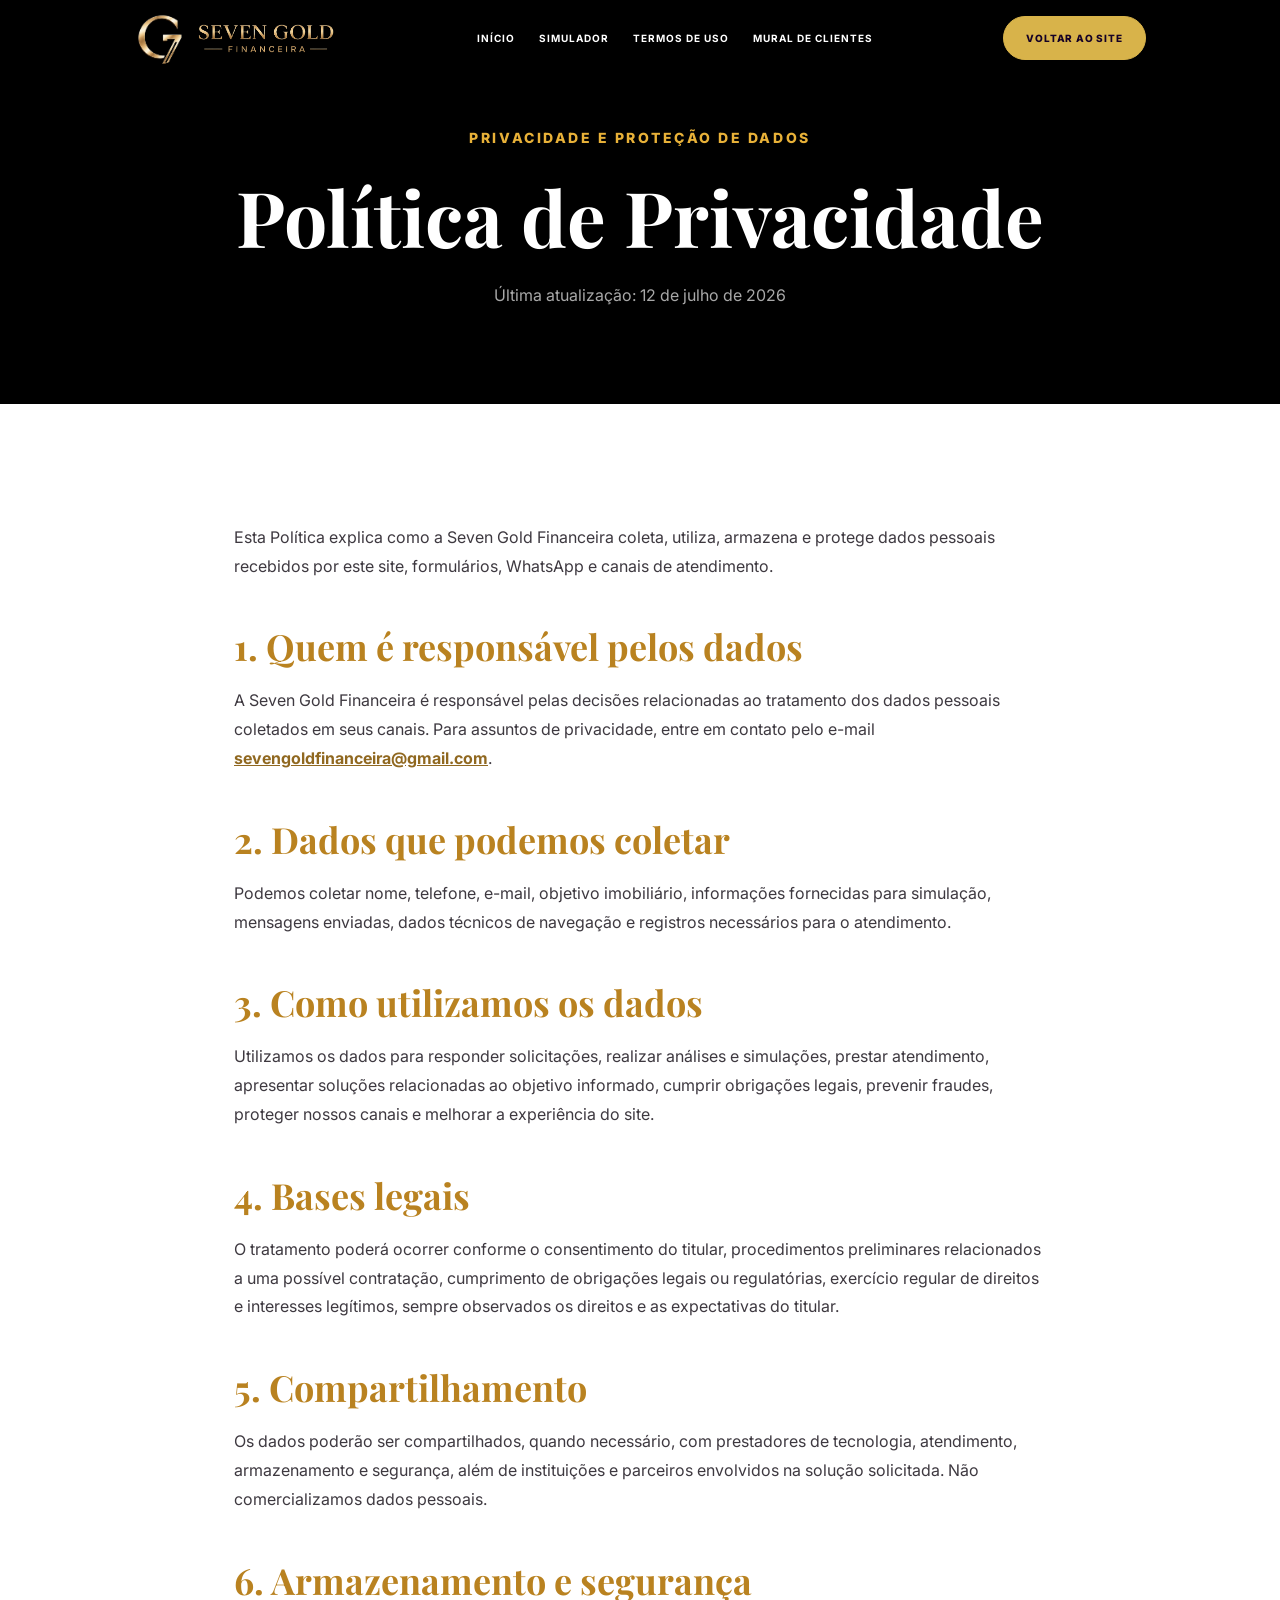
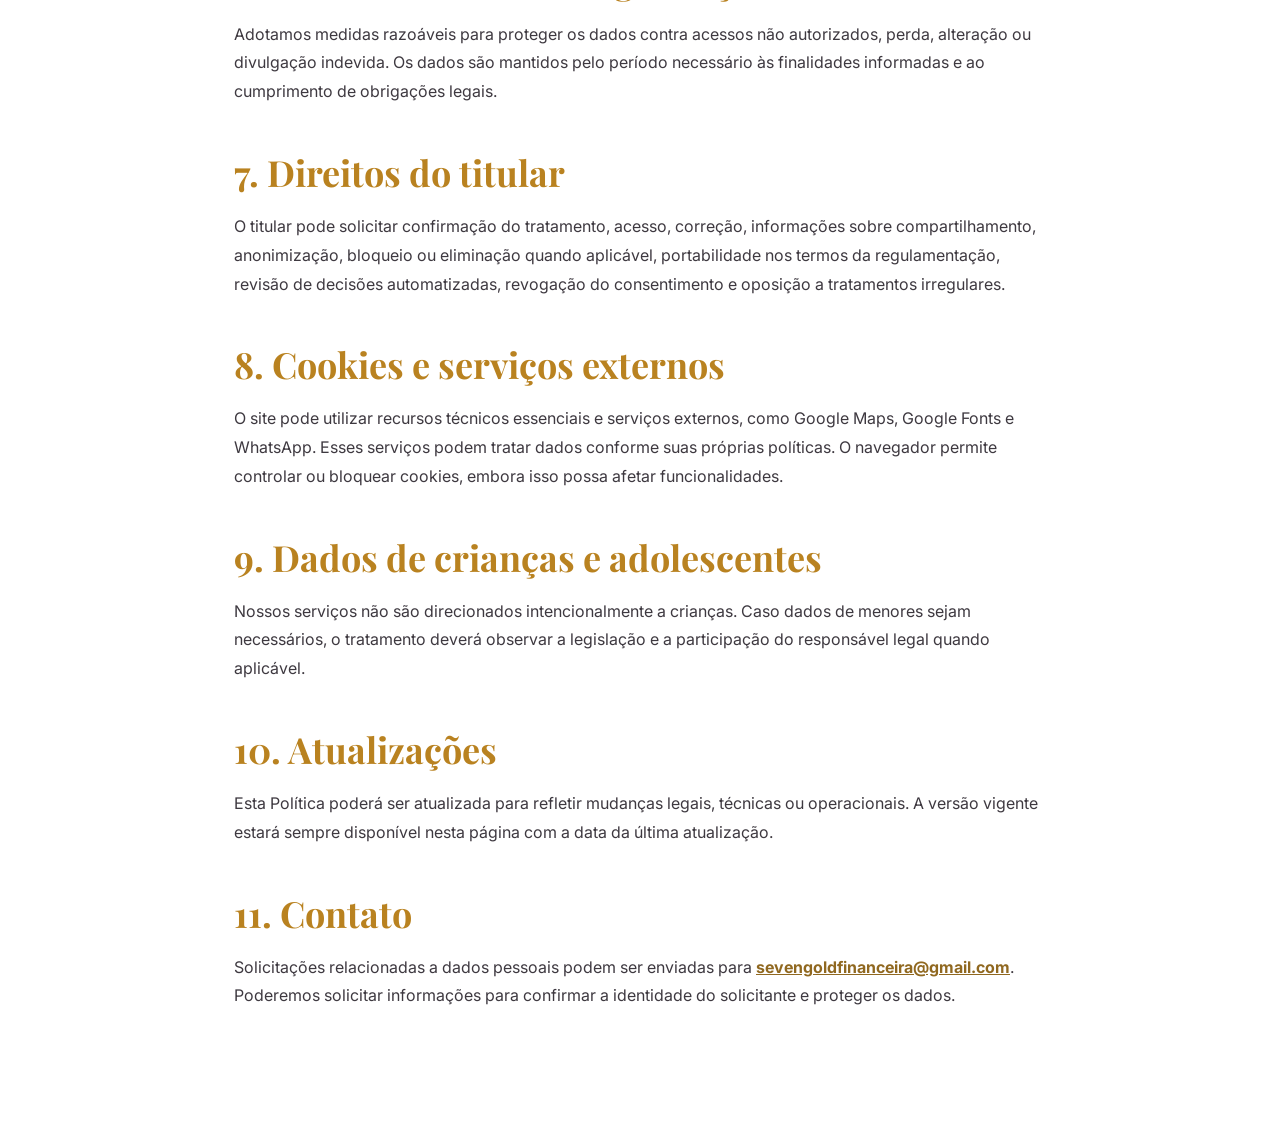
<file: politica-de-privacidade.html>
<!doctype html>
<html lang="pt-BR">
<head>
  <meta charset="utf-8" />
  <meta name="viewport" content="width=device-width, initial-scale=1" />
  <title>Política de Privacidade | Seven Gold Financeira</title>
  <meta name="description" content="Política de Privacidade da Seven Gold Financeira." />
  <link rel="preconnect" href="https://fonts.googleapis.com" />
  <link rel="preconnect" href="https://fonts.gstatic.com" crossorigin />
  <link href="https://fonts.googleapis.com/css2?family=Inter:wght@400;500;600;700;800&family=Playfair+Display:wght@600;700&display=swap" rel="stylesheet" />
  <link rel="stylesheet" href="styles.css?v=20260912-2" />
  <link rel="icon" type="image/png" sizes="96x96" href="/favicon-96x96.png" />
  <link rel="shortcut icon" href="/favicon.ico" />
  <link rel="apple-touch-icon" sizes="180x180" href="/apple-touch-icon.png" />
</head>
<body class="inner-page">
  <header class="site-header">
<a class="brand" href="index.html" aria-label="Seven Gold Financeira"><span class="brand-symbol" role="img" aria-label="Símbolo G7"></span><span class="brand-name" aria-hidden="true"></span></a>
    <nav class="main-nav" aria-label="Menu principal"><a href="index.html">Início</a><a href="simulador.html">Simulador</a><a href="termos-de-uso.html">Termos de Uso</a><a href="clientes.html">Mural de Clientes</a></nav>
    <a class="button gold" href="index.html">Voltar ao site</a>
  </header>
  <main class="legal-page">
    <header class="legal-hero"><span>Privacidade e proteção de dados</span><h1>Política de Privacidade</h1><p>Última atualização: 12 de julho de 2026</p></header>
    <article class="legal-content">
      <p>Esta Política explica como a Seven Gold Financeira coleta, utiliza, armazena e protege dados pessoais recebidos por este site, formulários, WhatsApp e canais de atendimento.</p>
      <h2>1. Quem é responsável pelos dados</h2><p>A Seven Gold Financeira é responsável pelas decisões relacionadas ao tratamento dos dados pessoais coletados em seus canais. Para assuntos de privacidade, entre em contato pelo e-mail <a href="mailto:sevengoldfinanceira@gmail.com">sevengoldfinanceira@gmail.com</a>.</p>
      <h2>2. Dados que podemos coletar</h2><p>Podemos coletar nome, telefone, e-mail, objetivo imobiliário, informações fornecidas para simulação, mensagens enviadas, dados técnicos de navegação e registros necessários para o atendimento.</p>
      <h2>3. Como utilizamos os dados</h2><p>Utilizamos os dados para responder solicitações, realizar análises e simulações, prestar atendimento, apresentar soluções relacionadas ao objetivo informado, cumprir obrigações legais, prevenir fraudes, proteger nossos canais e melhorar a experiência do site.</p>
      <h2>4. Bases legais</h2><p>O tratamento poderá ocorrer conforme o consentimento do titular, procedimentos preliminares relacionados a uma possível contratação, cumprimento de obrigações legais ou regulatórias, exercício regular de direitos e interesses legítimos, sempre observados os direitos e as expectativas do titular.</p>
      <h2>5. Compartilhamento</h2><p>Os dados poderão ser compartilhados, quando necessário, com prestadores de tecnologia, atendimento, armazenamento e segurança, além de instituições e parceiros envolvidos na solução solicitada. Não comercializamos dados pessoais.</p>
      <h2>6. Armazenamento e segurança</h2><p>Adotamos medidas razoáveis para proteger os dados contra acessos não autorizados, perda, alteração ou divulgação indevida. Os dados são mantidos pelo período necessário às finalidades informadas e ao cumprimento de obrigações legais.</p>
      <h2>7. Direitos do titular</h2><p>O titular pode solicitar confirmação do tratamento, acesso, correção, informações sobre compartilhamento, anonimização, bloqueio ou eliminação quando aplicável, portabilidade nos termos da regulamentação, revisão de decisões automatizadas, revogação do consentimento e oposição a tratamentos irregulares.</p>
      <h2>8. Cookies e serviços externos</h2><p>O site pode utilizar recursos técnicos essenciais e serviços externos, como Google Maps, Google Fonts e WhatsApp. Esses serviços podem tratar dados conforme suas próprias políticas. O navegador permite controlar ou bloquear cookies, embora isso possa afetar funcionalidades.</p>
      <h2>9. Dados de crianças e adolescentes</h2><p>Nossos serviços não são direcionados intencionalmente a crianças. Caso dados de menores sejam necessários, o tratamento deverá observar a legislação e a participação do responsável legal quando aplicável.</p>
      <h2>10. Atualizações</h2><p>Esta Política poderá ser atualizada para refletir mudanças legais, técnicas ou operacionais. A versão vigente estará sempre disponível nesta página com a data da última atualização.</p>
      <h2>11. Contato</h2><p>Solicitações relacionadas a dados pessoais podem ser enviadas para <a href="mailto:sevengoldfinanceira@gmail.com">sevengoldfinanceira@gmail.com</a>. Poderemos solicitar informações para confirmar a identidade do solicitante e proteger os dados.</p>
    </article>
  </main>
  <script src="script.js?v=20260715-26"></script>
</body>
</html>
</file>
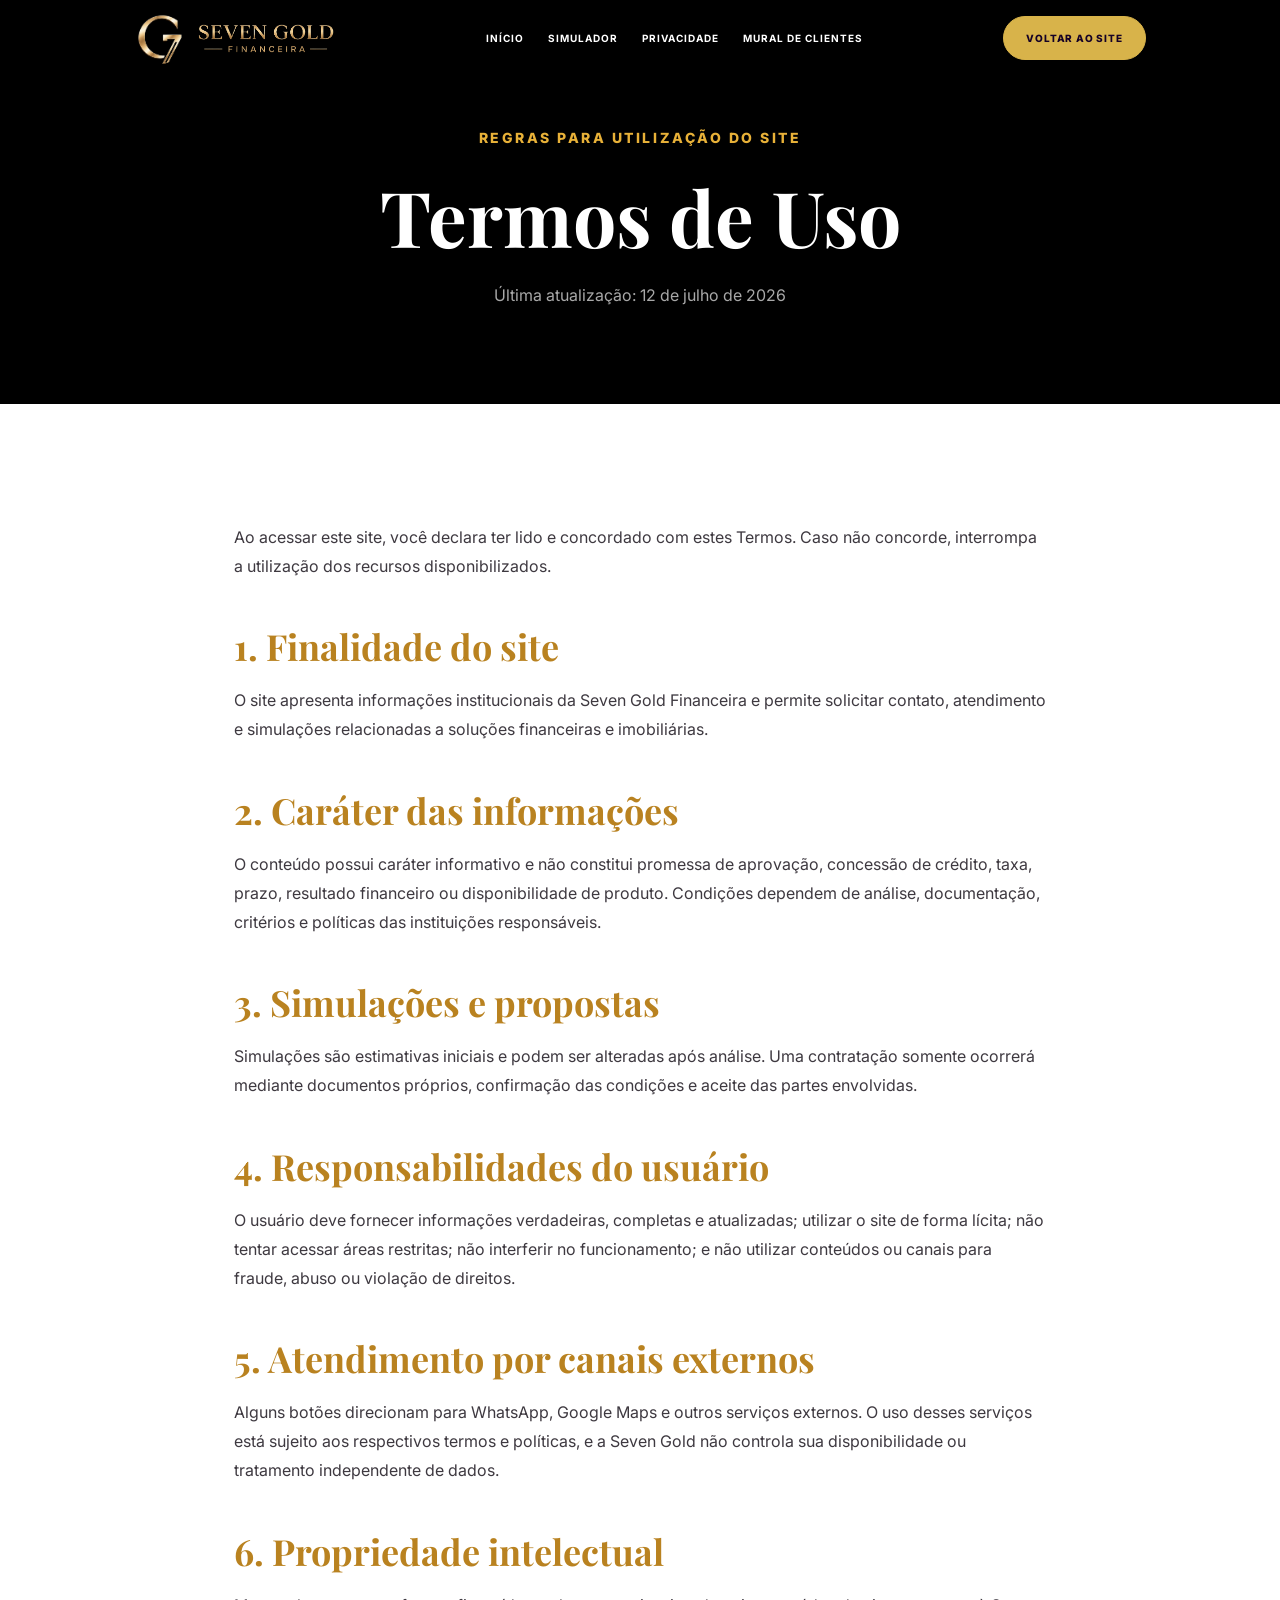
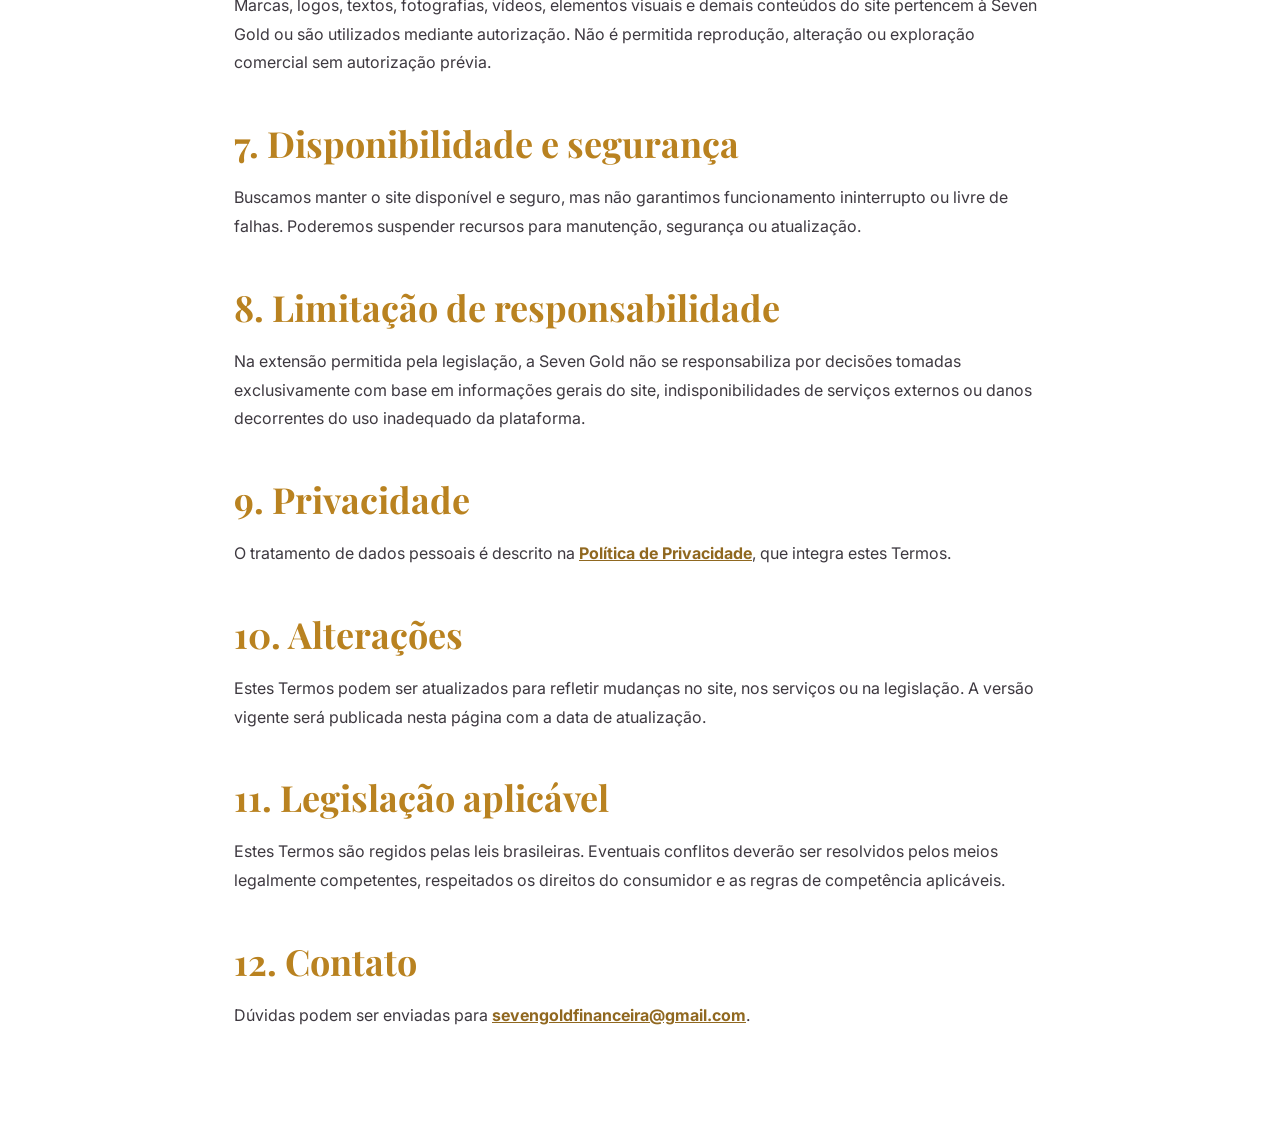
<file: termos-de-uso.html>
<!doctype html>
<html lang="pt-BR">
<head>
  <meta charset="utf-8" />
  <meta name="viewport" content="width=device-width, initial-scale=1" />
  <title>Termos de Uso | Seven Gold Financeira</title>
  <meta name="description" content="Termos de Uso do site da Seven Gold Financeira." />
  <link rel="preconnect" href="https://fonts.googleapis.com" />
  <link rel="preconnect" href="https://fonts.gstatic.com" crossorigin />
  <link href="https://fonts.googleapis.com/css2?family=Inter:wght@400;500;600;700;800&family=Playfair+Display:wght@600;700&display=swap" rel="stylesheet" />
  <link rel="stylesheet" href="styles.css?v=20260912-2" />
  <link rel="icon" type="image/png" sizes="96x96" href="/favicon-96x96.png" />
  <link rel="shortcut icon" href="/favicon.ico" />
  <link rel="apple-touch-icon" sizes="180x180" href="/apple-touch-icon.png" />
</head>
<body class="inner-page">
  <header class="site-header">
<a class="brand" href="index.html" aria-label="Seven Gold Financeira"><span class="brand-symbol" role="img" aria-label="Símbolo G7"></span><span class="brand-name" aria-hidden="true"></span></a>
    <nav class="main-nav" aria-label="Menu principal"><a href="index.html">Início</a><a href="simulador.html">Simulador</a><a href="politica-de-privacidade.html">Privacidade</a><a href="clientes.html">Mural de Clientes</a></nav>
    <a class="button gold" href="index.html">Voltar ao site</a>
  </header>
  <main class="legal-page">
    <header class="legal-hero"><span>Regras para utilização do site</span><h1>Termos de Uso</h1><p>Última atualização: 12 de julho de 2026</p></header>
    <article class="legal-content">
      <p>Ao acessar este site, você declara ter lido e concordado com estes Termos. Caso não concorde, interrompa a utilização dos recursos disponibilizados.</p>
      <h2>1. Finalidade do site</h2><p>O site apresenta informações institucionais da Seven Gold Financeira e permite solicitar contato, atendimento e simulações relacionadas a soluções financeiras e imobiliárias.</p>
      <h2>2. Caráter das informações</h2><p>O conteúdo possui caráter informativo e não constitui promessa de aprovação, concessão de crédito, taxa, prazo, resultado financeiro ou disponibilidade de produto. Condições dependem de análise, documentação, critérios e políticas das instituições responsáveis.</p>
      <h2>3. Simulações e propostas</h2><p>Simulações são estimativas iniciais e podem ser alteradas após análise. Uma contratação somente ocorrerá mediante documentos próprios, confirmação das condições e aceite das partes envolvidas.</p>
      <h2>4. Responsabilidades do usuário</h2><p>O usuário deve fornecer informações verdadeiras, completas e atualizadas; utilizar o site de forma lícita; não tentar acessar áreas restritas; não interferir no funcionamento; e não utilizar conteúdos ou canais para fraude, abuso ou violação de direitos.</p>
      <h2>5. Atendimento por canais externos</h2><p>Alguns botões direcionam para WhatsApp, Google Maps e outros serviços externos. O uso desses serviços está sujeito aos respectivos termos e políticas, e a Seven Gold não controla sua disponibilidade ou tratamento independente de dados.</p>
      <h2>6. Propriedade intelectual</h2><p>Marcas, logos, textos, fotografias, vídeos, elementos visuais e demais conteúdos do site pertencem à Seven Gold ou são utilizados mediante autorização. Não é permitida reprodução, alteração ou exploração comercial sem autorização prévia.</p>
      <h2>7. Disponibilidade e segurança</h2><p>Buscamos manter o site disponível e seguro, mas não garantimos funcionamento ininterrupto ou livre de falhas. Poderemos suspender recursos para manutenção, segurança ou atualização.</p>
      <h2>8. Limitação de responsabilidade</h2><p>Na extensão permitida pela legislação, a Seven Gold não se responsabiliza por decisões tomadas exclusivamente com base em informações gerais do site, indisponibilidades de serviços externos ou danos decorrentes do uso inadequado da plataforma.</p>
      <h2>9. Privacidade</h2><p>O tratamento de dados pessoais é descrito na <a href="politica-de-privacidade.html">Política de Privacidade</a>, que integra estes Termos.</p>
      <h2>10. Alterações</h2><p>Estes Termos podem ser atualizados para refletir mudanças no site, nos serviços ou na legislação. A versão vigente será publicada nesta página com a data de atualização.</p>
      <h2>11. Legislação aplicável</h2><p>Estes Termos são regidos pelas leis brasileiras. Eventuais conflitos deverão ser resolvidos pelos meios legalmente competentes, respeitados os direitos do consumidor e as regras de competência aplicáveis.</p>
      <h2>12. Contato</h2><p>Dúvidas podem ser enviadas para <a href="mailto:sevengoldfinanceira@gmail.com">sevengoldfinanceira@gmail.com</a>.</p>
    </article>
  </main>
  <script src="script.js?v=20260715-26"></script>
</body>
</html>
</file>
<file: styles.css>
:root {
  --purple: #170821;
  --purple2: #25102f;
  --gold: #c99a55;
  --gold2: #edcc93;
  --cream: #f5f2ec;
  --ink: #18151b;
  --muted: #716b74;
  --line: rgba(201, 154, 85, 0.28);
  --display: "Playfair Display", Georgia, serif;
}
* {
  box-sizing: border-box;
}
html {
  scroll-behavior: smooth;
}
body {
  margin: 0;
  background: var(--cream);
  color: var(--ink);
  font-family: Inter, system-ui, sans-serif;
}
a {
  text-decoration: none;
  color: inherit;
}
.site-header {
  position: sticky;
  top: 0;
  z-index: 20;
  display: grid;
  grid-template-columns: 140px 1fr auto;
  align-items: center;
  gap: 32px;
  min-height: 84px;
  padding: 10px clamp(22px, 6vw, 105px);
  background: rgba(12, 8, 14, 0.96);
  color: #fff;
  border-bottom: 1px solid rgba(255, 255, 255, 0.1);
  backdrop-filter: blur(16px);
}
.brand img {
  display: block;
  width: 72px;
  height: 64px;
  object-fit: contain;
}
.main-nav {
  display: flex;
  justify-content: center;
  gap: 28px;
  font-size: 11px;
  font-weight: 700;
  letter-spacing: 0.1em;
  text-transform: uppercase;
}
.main-nav a {
  opacity: 0.72;
}
.main-nav a:hover {
  color: var(--gold2);
  opacity: 1;
}
.nav-toggle {
  display: none;
}
.button {
  display: inline-flex;
  align-items: center;
  justify-content: center;
  min-height: 48px;
  padding: 0 25px;
  border: 1px solid transparent;
  border-radius: 999px;
  font-size: 11px;
  font-weight: 800;
  letter-spacing: 0.08em;
  text-transform: uppercase;
  transition: 0.2s;
}
.button:hover {
  transform: translateY(-2px);
}
.button.gold {
  background: var(--gold2);
  color: #1a111d;
}
.button.dark {
  background: var(--purple);
  color: #fff;
}
.button.outline {
  border-color: var(--gold);
  color: var(--gold2);
}
.hero {
  position: relative;
  overflow: hidden;
  display: grid;
  grid-template-columns: 1.1fr 0.9fr;
  align-items: center;
  gap: clamp(50px, 8vw, 120px);
  min-height: calc(100vh - 84px);
  padding: clamp(75px, 9vw, 130px) clamp(22px, 7vw, 120px);
  background:
    radial-gradient(
      circle at 78% 28%,
      rgba(201, 154, 85, 0.22),
      transparent 26%
    ),
    #0b090c;
  color: #fff;
}
.hero-copy {
  max-width: 760px;
}
.eyebrow,
.section-head > span,
.story-card > span,
.office-card > span {
  color: var(--gold);
  font-size: 11px;
  font-weight: 800;
  letter-spacing: 0.2em;
  text-transform: uppercase;
}
.hero h1,
.section-head h2,
.story-card h2,
.final-cta h2 {
  margin: 18px 0;
  font-family: var(--display);
  font-size: clamp(44px, 6vw, 88px);
  line-height: 1.02;
  letter-spacing: -0.025em;
}
.hero h2 {
  margin: 0 0 26px;
  color: var(--gold2);
  font-family: var(--display);
  font-size: clamp(25px, 3vw, 42px);
  font-weight: 600;
}
.hero p:not(.eyebrow) {
  max-width: 640px;
  color: rgba(255, 255, 255, 0.68);
  font-size: 17px;
  line-height: 1.75;
}
.hero .button {
  margin-top: 22px;
}
.arch {
  overflow: hidden;
  border: 1px solid var(--line);
  border-radius: 260px 260px 16px 16px;
  background: var(--purple);
}
.arch img {
  display: block;
  width: 100%;
  height: 100%;
  object-fit: cover;
}
.hero-visual .arch {
  height: min(590px, 68vh);
}
.section {
  padding: clamp(85px, 10vw, 145px) clamp(22px, 7vw, 120px);
}
.section-head {
  max-width: 800px;
}
.section-head h2 {
  color: var(--purple);
  font-size: clamp(40px, 5vw, 70px);
}
.section-head p {
  color: var(--muted);
  font-size: 16px;
  line-height: 1.75;
}
.section-head.center {
  margin: 0 auto;
  text-align: center;
}
.section-head.light h2 {
  color: #fff;
}
.section-head.light p {
  color: rgba(255, 255, 255, 0.62);
}
.step-grid {
  display: grid;
  grid-template-columns: repeat(5, 1fr);
  margin: 60px 0 38px;
  border-top: 1px solid rgba(23, 8, 33, 0.15);
}
.step-grid article {
  position: relative;
  padding: 30px 22px;
  border-right: 1px solid rgba(23, 8, 33, 0.12);
}
.step-grid article:last-child {
  border: 0;
}
.step-grid b {
  display: block;
  color: var(--gold);
  font-family: var(--display);
  font-size: 32px;
  font-weight: 400;
}
.step-grid img {
  width: 52px;
  height: 52px;
  margin: 28px 0 20px;
  object-fit: contain;
}
.step-grid h3 {
  min-height: 56px;
  margin: 0 0 10px;
  color: var(--purple);
  font-family: var(--display);
  font-size: 21px;
}
.step-grid p {
  margin: 0;
  color: var(--muted);
  font-size: 13px;
  line-height: 1.65;
}
.dark-section {
  background: #0b090c;
  color: #fff;
}
.why,
.location {
  display: grid;
  grid-template-columns: 1fr minmax(320px, 500px);
  align-items: center;
  gap: clamp(55px, 9vw, 135px);
}
.why > div > p,
.location > div > p {
  max-width: 650px;
  color: rgba(255, 255, 255, 0.64);
  font-size: 17px;
  line-height: 1.8;
}
.why .button {
  margin-top: 20px;
}
.image-arch {
  height: 540px;
}
.team {
  background: #fff;
}
.team-feature {
  max-width: 560px;
  margin: 60px auto 0;
}
.team-feature .arch {
  height: 560px;
}
.clients {
  text-align: center;
}
.client-cards {
  display: grid;
  grid-template-columns: repeat(3, 1fr);
  gap: clamp(18px, 2vw, 30px);
  width: min(100%, 1320px);
  margin: 48px auto 42px;
}
.client-cards article {
  display: grid;
  place-items: end start;
  min-height: 300px;
  padding: 28px;
  border: 1px solid var(--line);
  border-radius: 200px 200px 8px 8px;
  background:
    radial-gradient(
      circle at 50% 30%,
      rgba(201, 154, 85, 0.3),
      transparent 30%
    ),
    var(--purple2);
  color: var(--gold2);
  font-family: var(--display);
  font-size: 24px;
}
.story {
  background: var(--cream);
}
.story-card {
  max-width: 1000px;
  margin: auto;
  padding: clamp(35px, 6vw, 75px);
  border: 1px solid rgba(23, 8, 33, 0.15);
  background: #fff;
  text-align: center;
}
.story-card h2 {
  font-size: clamp(34px, 4vw, 58px);
}
.story-card p {
  color: var(--muted);
  line-height: 1.7;
}
.story-card .button {
  margin-top: 18px;
}
.office-card {
  padding: 42px;
  border: 1px solid var(--line);
  background: var(--purple2);
}
.office-card h3 {
  color: #fff;
  font-family: var(--display);
  font-size: 28px;
  line-height: 1.25;
}
.office-card p {
  color: rgba(255, 255, 255, 0.62);
  line-height: 1.65;
}
.button-row {
  display: flex;
  flex-wrap: wrap;
  gap: 12px;
  margin-top: 28px;
}
.partners {
  background: #fff;
}
.partner-icons {
  display: flex;
  flex-wrap: wrap;
  justify-content: center;
  align-items: center;
  gap: 45px;
  margin-top: 60px;
  padding: 35px;
  border-top: 1px solid rgba(23, 8, 33, 0.12);
  border-bottom: 1px solid rgba(23, 8, 33, 0.12);
}
.partner-icons img {
  width: 75px;
  height: 65px;
  object-fit: contain;
}
.final-cta {
  text-align: center;
}
.final-cta h2 {
  max-width: 900px;
  margin: 18px auto;
  font-size: clamp(42px, 5.5vw, 76px);
}
.final-cta p {
  max-width: 720px;
  margin: 12px auto;
  color: rgba(255, 255, 255, 0.65);
  font-size: 17px;
  line-height: 1.7;
}
.final-cta .button {
  margin-top: 28px;
}
.key {
  font-size: 42px;
}
.footer {
  display: grid;
  grid-template-columns: 1.3fr repeat(3, 1fr);
  gap: 42px;
  padding: 70px clamp(22px, 7vw, 120px) 30px;
  background: var(--purple);
  color: #fff;
}
.footer-about img {
  width: min(100%, 230px);
  height: auto;
  border-radius: 8px;
}
.footer h3 {
  color: var(--gold2);
  font-size: 11px;
  letter-spacing: 0.14em;
  text-transform: uppercase;
}
.footer a,
.footer p {
  display: block;
  margin: 0 0 11px;
  color: rgba(255, 255, 255, 0.65);
  font-size: 13px;
  line-height: 1.6;
}
.footer-bottom {
  position: relative;
  grid-column: 1/-1;
  display: grid;
  grid-template-columns: minmax(260px, 1fr) auto minmax(300px, 1fr);
  align-items: center;
  gap: clamp(24px, 4vw, 64px);
  padding-top: 28px;
  border-top: 0;
  color: rgba(255, 255, 255, 0.55);
  font-size: 11px;
}

.footer-copyright,
.footer-security,
.footer-legal {
  display: flex;
  align-items: center;
}

.footer-copyright {
  gap: 16px;
}

.footer-copyright > .material-symbols-outlined {
  display: grid;
  flex: 0 0 54px;
  width: 54px;
  height: 58px;
  place-items: center;
  border: 1px solid rgba(232, 177, 56, 0.42);
  border-radius: 7px;
  color: #e8b138;
  font-size: 29px;
}

.footer-copyright strong,
.footer-copyright small,
.footer-security strong,
.footer-security small {
  display: block;
  color: rgba(255, 255, 255, 0.68);
  font-size: 13px;
  font-weight: 500;
  line-height: 1.55;
}

.footer-security {
  gap: 14px;
  min-width: 285px;
  padding: 13px 22px;
  border: 1px solid rgba(232, 177, 56, 0.38);
  border-radius: 7px;
  justify-content: center;
}

.footer-security > .material-symbols-outlined {
  color: #e8b138;
  font-size: 25px;
}

.footer-legal {
  justify-content: flex-end;
  gap: 0;
}

.footer .footer-legal a {
  margin: 0;
  padding: 2px 22px;
  color: rgba(255, 255, 255, 0.68);
  font-size: 13px;
  white-space: nowrap;
}

.footer .footer-legal a + a {
  border-left: 1px solid rgba(232, 177, 56, 0.5);
}

@media (max-width: 1100px) {
  .footer-bottom {
    grid-template-columns: 1fr 1fr;
  }

  .footer-legal {
    grid-column: 1 / -1;
    justify-content: center;
  }
}

@media (max-width: 700px) {
  .footer-bottom {
    grid-template-columns: 1fr;
  }

  .footer-security,
  .footer-legal {
    grid-column: auto;
  }

  .footer-security {
    width: 100%;
    min-width: 0;
  }

  .footer-legal {
    flex-wrap: wrap;
  }
}

.footer-bottom::before {
  content: "";
  position: absolute;
  top: 0;
  right: 0;
  left: 0;
  height: 3px;
  background: #b98520;
  background-repeat: no-repeat;
  background-position: center;
  background-size: 31px 31px, 100% 1px;
}

.footer::after {
  content: none;
  display: none;
}
.whatsapp {
  position: fixed;
  right: 22px;
  bottom: 22px;
  z-index: 30;
}
.whatsapp img {
  display: block;
  width: 62px;
  height: 62px;
  object-fit: contain;
  border-radius: 50%;
  box-shadow: 0 14px 30px rgba(0, 0, 0, 0.3);
}
@media (max-width: 1100px) {
  .step-grid {
    grid-template-columns: repeat(2, 1fr);
  }
  .step-grid article {
    border-bottom: 1px solid rgba(23, 8, 33, 0.12);
  }
  .step-grid article:nth-child(2n) {
    border-right: 0;
  }
}
@media (max-width: 900px) {
  .site-header {
    grid-template-columns: auto auto;
    justify-content: space-between;
  }
  .nav-toggle {
    display: grid;
    gap: 5px;
    width: 44px;
    height: 44px;
    padding: 11px;
    border: 1px solid rgba(255, 255, 255, 0.2);
    border-radius: 50%;
    background: transparent;
  }
  .nav-toggle span {
    height: 1px;
    background: var(--gold2);
  }
  .main-nav,
  .header-cta {
    display: none;
  }
  .site-header.menu-open .main-nav {
    grid-column: 1/-1;
    display: grid;
    gap: 0;
  }
  .site-header.menu-open .main-nav a {
    padding: 14px 0;
    border-top: 1px solid rgba(255, 255, 255, 0.1);
  }
  .hero,
  .why,
  .location,
  .footer {
    grid-template-columns: 1fr;
  }
  .hero {
    min-height: auto;
  }
  .hero-visual {
    max-width: 560px;
    margin: auto;
  }
  .client-cards {
    grid-template-columns: 1fr;
  }
  .client-cards article {
    max-width: 450px;
    width: 100%;
    margin: auto;
  }
}
@media (max-width: 650px) {
  .step-grid {
    grid-template-columns: 1fr;
  }
  .step-grid article {
    padding: 28px 0;
    border-right: 0;
  }
  .hero h1 {
    font-size: clamp(42px, 13vw, 64px);
  }
  .hero-visual .arch,
  .image-arch,
  .team-feature .arch {
    height: 430px;
  }
  .button-row {
    display: grid;
  }
  .footer {
    padding-top: 28px;
    padding-bottom: 100px;
  }

  .footer > .footer-about img {
    margin-bottom: -70px;
  }
}

/* Mural de clientes baseado na estrutura da página original */
.success-hero {
  display: grid;
  grid-template-columns: 1.05fr 0.95fr;
  align-items: center;
  gap: clamp(45px, 7vw, 110px);
  min-height: 660px;
  padding: clamp(75px, 9vw, 130px) var(--page-gutter);
  color: #fff;
  background: #000;
}

.success-hero-copy > span,
.testimonial-heading > span,
.success-final-cta > span {
  color: #e8b138;
  font-size: 14px;
  font-weight: 800;
  letter-spacing: 0.18em;
  text-transform: uppercase;
}

.success-hero h1 {
  margin: 18px 0 24px;
  color: #fff;
  font-family: var(--display);
  font-size: clamp(64px, 8vw, 118px);
  line-height: 0.82;
}

.success-hero p {
  max-width: 650px;
  color: rgba(255, 255, 255, 0.72);
  line-height: 1.75;
}

.success-hero .button { margin-top: 20px; }
.success-hero-image { overflow: hidden; border: 2px solid #d1992c; border-radius: 260px 260px 12px 12px; }
.success-hero-image img { display: block; width: 100%; min-height: 500px; object-fit: cover; }

.success-stats {
  display: grid;
  grid-template-columns: repeat(3, minmax(0, 1fr));
  width: calc(100% - 2 * var(--page-gutter));
  max-width: 1420px;
  margin: 0 auto clamp(42px, 5vw, 70px);
  gap: 1px;
  overflow: hidden;
  border-top: 1px solid rgba(232, 177, 56, 0.32);
  border-bottom: 1px solid rgba(232, 177, 56, 0.32);
  background: rgba(232, 177, 56, 0.2);
  color: #fff;
}

.success-stats article {
  display: flex;
  min-height: clamp(120px, 8vw, 138px);
  padding: 12px 16px;
  flex-direction: column;
  align-items: center;
  justify-content: center;
  background: #090909;
  text-align: center;
}
.success-stats strong {
  display: block;
  margin-bottom: 8px;
  color: #e8b138;
  font-family: var(--display);
  font-size: clamp(28px, 2.5vw, 44px);
  line-height: 1.05;
}
.success-stats h2 {
  margin: 0 0 5px;
  color: #fff;
  font-size: 11px;
  line-height: 1.25;
  letter-spacing: 0.1em;
  text-transform: uppercase;
}
.success-stats p {
  margin: 0;
  color: rgba(255, 255, 255, 0.66);
  font-size: 11px;
  line-height: 1.4;
}

@media (min-width: 901px) {
  .success-stats {
    position: relative;
    z-index: 4;
    margin-top: clamp(-230px, -24vh, -190px);
  }

  .success-stats strong { white-space: nowrap; }
}

.dream-wall-section { padding: clamp(80px, 10vw, 140px) var(--page-gutter); background: #fff; }
.dream-wall { display: grid; grid-template-columns: repeat(4, 1fr); gap: 16px; margin-top: 24px; }

.dream-wall-section .section-head p {
  max-width: 940px;
  margin: 18px auto 0;
  color: #68636b;
  font-size: 15px;
  line-height: 1.65;
}
.dream-placeholder { display: grid; place-items: center; aspect-ratio: 1; color: rgba(232, 177, 56, 0.72); background: radial-gradient(circle, rgba(232, 177, 56, 0.18), transparent 35%), #090909; border: 2px solid #d1992c; font-family: var(--display); font-size: 28px; }

.dream-wall figure {
  overflow: hidden;
  aspect-ratio: 1;
  margin: 0;
  background: #000;
  border: 2px solid #d1992c;
  border-radius: 20px;
  box-shadow: 0 12px 28px rgba(0,0,0,.12);
  transition: transform .3s ease, box-shadow .3s ease;
}

.dream-wall figure:hover {
  transform: translateY(-3px);
  box-shadow: 0 16px 30px rgba(0, 0, 0, 0.16);
}

.dream-wall figure img {
  display: block;
  width: 100%;
  height: 100%;
  object-fit: cover;
  object-position: center;
}

.success-hero {
  align-items: start;
  padding-top: clamp(48px, 5vw, 72px);
}

@media (max-width: 650px) {
  .success-hero {
    padding-top: 40px;
  }
}

.testimonial-page-section {
  display: grid;
  grid-template-columns: minmax(0, 1fr) minmax(560px, 760px);
  align-items: center;
  gap: clamp(30px, 3vw, 52px);
  padding: clamp(85px, 10vw, 140px) var(--page-gutter);
  color: #fff;
  background: #000;
}

.testimonial-heading h2,
.success-final-cta h2 { margin: 18px 0; color: #fff; font-family: var(--display); font-size: clamp(42px, 5vw, 72px); line-height: 1.05; }
.testimonial-heading p,.success-final-cta p { color: rgba(255,255,255,.7); line-height: 1.7; }
.testimonial-page-video { overflow: hidden; border: 2px solid #d1992c; border-radius: 220px 220px 10px 10px; background: #090909; }
.testimonial-page-video video { display: block; width: 100%; aspect-ratio: 9/16; object-fit: cover; }
.testimonial-page-video strong { display: block; padding: 20px; color: #fff; line-height: 1.5; text-align: center; }

.testimonial-page-videos {
  display: grid;
  grid-template-columns: repeat(3, minmax(0, 1fr));
  align-items: stretch;
  gap: clamp(14px, 2vw, 28px);
  width: 100%;
  max-width: 760px;
  justify-self: center;
}

.testimonial-page-section .testimonial-page-videos .testimonial-page-video {
  display: flex;
  justify-self: stretch;
  flex-direction: column;
  width: 100%;
  max-width: none;
}

.testimonial-page-section .testimonial-page-videos .testimonial-page-video strong {
  flex: 1;
}

.success-final-cta { padding: clamp(85px, 10vw, 140px) var(--page-gutter); color: #fff; background: #000; text-align: center; border-top: 1px solid rgba(232,177,56,.35); }
.success-final-cta h2,.success-final-cta p { max-width: 900px; margin-right: auto; margin-left: auto; }
.success-final-cta .button { margin-top: 22px; }

@media (max-width: 900px) {
  .success-hero,.testimonial-page-section { grid-template-columns: 1fr; }
  .success-hero-image { width: min(100%,560px); margin: auto; }
  .dream-wall { grid-template-columns: repeat(3,1fr); }
}

@media (max-width: 650px) {
  .success-stats,.dream-wall { grid-template-columns: 1fr 1fr; }
  .success-stats { padding-bottom: 38px; }
  .success-stats article { min-height: 104px; padding: 10px 8px; }
  .success-stats strong { margin-bottom: 7px; font-size: clamp(24px, 8vw, 32px); }
  .success-stats article:nth-child(2) strong { font-size: clamp(17px, 4.7vw, 20px); letter-spacing: -0.035em; white-space: nowrap; }
  .success-stats h2 { margin-bottom: 4px; font-size: 10px; line-height: 1.25; letter-spacing: 0.07em; }
  .success-stats p { max-width: 160px; font-size: 10px; line-height: 1.35; }
  .success-stats article:last-child { grid-column: 1/-1; }
  .success-hero h1 { font-size: clamp(58px,19vw,88px); }

  .testimonial-page-section .testimonial-heading,
  .testimonial-page-section .testimonial-heading h2,
  .testimonial-page-section .testimonial-heading p {
    margin-right: auto;
    margin-left: auto;
    text-align: center;
  }

  .testimonial-page-section .testimonial-heading > span {
    display: block;
    text-align: center;
  }

  .testimonial-page-videos {
    grid-template-columns: repeat(2, minmax(0, 1fr));
  }

  .testimonial-page-section .testimonial-page-videos .testimonial-page-video:last-child {
    grid-column: 1 / -1;
    justify-self: center;
    width: calc(50% - 7px);
  }
}

@media (max-width: 1050px) {
  .testimonial-page-section {
    grid-template-columns: 1fr;
  }
}

/* Casa em contorno, como no botão do site oficial */
.header-cta::before {
  display: none !important;
}

.house-icon {
  position: relative;
  display: inline-block;
  width: 17px;
  height: 14px;
  margin-right: 8px;
  border: 2px solid #150126;
  border-top: 0;
  border-radius: 1px;
}

.house-icon::before {
  content: "";
  position: absolute;
  top: -7px;
  left: 1px;
  width: 11px;
  height: 11px;
  border-top: 2px solid #150126;
  border-left: 2px solid #150126;
  transform: rotate(45deg);
}

.house-icon::after {
  content: "";
  position: absolute;
  right: 4px;
  bottom: 0;
  width: 4px;
  height: 7px;
  border: 2px solid #150126;
  border-bottom: 0;
}

/* Calendário em contorno, como no site oficial */
.button.calendar-button::before {
  display: none !important;
}

.calendar-icon {
  position: relative;
  display: inline-block;
  width: 19px;
  height: 18px;
  margin-right: 10px;
  border: 2px solid #150126;
  border-radius: 3px;
}

.calendar-icon::before {
  content: "";
  position: absolute;
  top: -5px;
  left: 3px;
  width: 2px;
  height: 6px;
  background: #150126;
  border-radius: 2px;
  box-shadow: 8px 0 0 #150126;
}

.calendar-icon::after {
  content: "";
  position: absolute;
  top: 4px;
  right: 0;
  left: 0;
  height: 2px;
  background: #150126;
}

/* Marcador de localização em contorno, como no site oficial */
.map-button::before {
  display: none !important;
}

.map-icon {
  position: relative;
  display: inline-block;
  width: 20px;
  height: 23px;
  margin-right: 10px;
}

.map-icon::before {
  content: "";
  position: absolute;
  top: 1px;
  left: 2px;
  width: 15px;
  height: 15px;
  border: 2px solid #150126;
  border-radius: 50% 50% 50% 0;
  transform: rotate(-45deg);
}

.map-icon::after {
  content: "";
  position: absolute;
  top: 7px;
  left: 8px;
  width: 4px;
  height: 4px;
  background: #150126;
  border-radius: 50%;
}

.home-cta {
  min-height: 56px;
  padding-right: 30px;
  padding-left: 30px;
}

.home-cta .house-icon {
  width: 19px;
  height: 16px;
  margin-right: 12px;
}

/* Nova identidade preta e dourada metálica */
:root {
  --purple: #000;
  --purple2: #090909;
  --gold-dark: #906820;
  --gold-mid: #d1992c;
  --gold-light: #f5d874;
  --gold-main: #e8b138;
  --gold-shadow: #b98220;
  --gold-solid: #b98520;
  --gold-gradient: var(--gold-solid);
  --gold: #e8b138;
  --gold2: #f5c94c;
  --line: rgba(232, 177, 56, 0.46);
}

.site-header,
.hero,
.dark-section,
.why,
.clients,
.location,
.final-cta,
.footer {
  background-color: #000;
}

.site-header {
  background: rgba(0, 0, 0, 0.96);
  border-bottom-color: #d1992c;
}

.hero {
  background: radial-gradient(circle at 78% 28%, rgba(232, 177, 56, 0.17), transparent 28%), #000;
}

.hero::after {
  background: linear-gradient(90deg, #000 0%, rgba(0, 0, 0, 0.96) 28%, rgba(0, 0, 0, 0.34) 62%, rgba(0, 0, 0, 0.76) 100%);
}

.brand-symbol {
  background-image: url("assets/logo-g7-transparente.png");
  background-position: center 46%;
  background-size: 142px 142px;
  border-radius: 0;
}

.brand-name strong,
.brand-name small,
.hero h1,
.hero h2,
.section-head h2,
.section-head.light h2,
.story-card h2,
.final-cta h2,
.eyebrow,
.section-head > span,
.story-card > span,
.story-copy > span,
.office-card > span,
.step-grid b,
.footer h3 {
  color: #e8b138;
  background: var(--gold-gradient);
  -webkit-background-clip: text;
  background-clip: text;
  -webkit-text-fill-color: transparent;
}

.button.gold,
.button.dark,
.carousel-arrow {
  color: #000;
  background: var(--gold-gradient);
  border-color: #d1992c;
}

.button.outline {
  color: #f5c94c;
  border-color: #d1992c;
}

.arch,
.specialist-card,
.testimonial-video,
.google-map,
.story-card,
.office-card {
  border-color: #d1992c;
}

.office-card,
.client-cards article {
  background: #090909;
}

/* Fotos de clientes em destaque na página inicial */
.client-cards article {
  position: relative;
  overflow: hidden;
  isolation: isolate;
}

.client-cards article img {
  position: absolute;
  inset: 0;
  z-index: -2;
  width: 100%;
  height: 100%;
  object-fit: cover;
  transition: transform 0.45s ease, filter 0.45s ease;
}

.client-cards article::after {
  content: "";
  position: absolute;
  inset: 0;
  z-index: -1;
  background: linear-gradient(180deg, transparent 42%, rgba(0, 0, 0, 0.88) 100%);
}

.client-cards article span {
  position: relative;
  z-index: 1;
  color: #f5c94c;
  font-family: "Playfair Display", serif;
  font-size: clamp(1.15rem, 1.7vw, 1.55rem);
  font-weight: 700;
}

.client-cards article:hover img {
  transform: scale(1.04);
}

/* Mesmo acabamento das fotos do Mural de Clientes */
.clients .client-cards article {
  aspect-ratio: 1;
  min-height: 0;
  padding: 0;
  border: 2px solid #d1992c;
  border-radius: 20px;
  background: #000;
  box-shadow: 0 12px 28px rgba(0, 0, 0, 0.28);
  transition: transform .3s ease, box-shadow .3s ease;
}

.clients .client-cards article img {
  object-fit: cover;
  object-position: center;
}

.clients .client-cards article:hover img {
  transform: none;
}

.clients .client-cards article:hover {
  transform: translateY(-3px);
  box-shadow: 0 16px 30px rgba(0, 0, 0, 0.38);
}

.clients .client-cards article::after {
  display: none;
}

/* Foto da seção institucional integrada ao fundo preto */
.why .image-arch {
  overflow: visible;
  border: 0;
  border-radius: 0;
  background: #000;
}

.why .image-arch img {
  border: 0;
  border-radius: 0;
  object-position: center 35%;
  -webkit-mask-image: radial-gradient(ellipse 82% 78% at 50% 48%, #000 58%, rgba(0, 0, 0, 0.82) 72%, transparent 100%);
  mask-image: radial-gradient(ellipse 82% 78% at 50% 48%, #000 58%, rgba(0, 0, 0, 0.82) 72%, transparent 100%);
}

/* Imagem principal do Mural de Clientes integrada ao fundo preto */
.success-page .success-hero-image {
  overflow: visible;
  aspect-ratio: 16 / 10;
  border: 0;
  border-radius: 0;
  background: #000;
}

.success-page .success-hero-image img {
  width: 100%;
  height: 100%;
  min-height: 0;
  border: 0;
  border-radius: 0;
  object-fit: cover;
  object-position: center;
  -webkit-mask-image: radial-gradient(ellipse 86% 84% at 50% 50%, #000 60%, rgba(0, 0, 0, 0.78) 76%, transparent 100%);
  mask-image: radial-gradient(ellipse 86% 84% at 50% 50%, #000 60%, rgba(0, 0, 0, 0.78) 76%, transparent 100%);
}

/* Tipografia ampliada em todo o rodapé */
.footer.footer h3 {
  font-size: 14px;
}

.footer.footer a,
.footer.footer p {
  font-size: 17px;
  line-height: 1.7;
}

.footer.footer .footer-bottom,
.footer.footer .footer-bottom a,
.footer.footer .footer-bottom span {
  font-size: 14px;
}

.footer {
  border-top-color: #d1992c;
}

.footer-about img {
  display: block;
  width: min(100%, 340px);
  margin: 0 auto 26px;
  border-radius: 0;
}

.carousel-dots button.active {
  background: var(--gold-gradient);
}

@media (max-width: 900px) {
  .hero::after {
    background: linear-gradient(90deg, #000 0%, rgba(0, 0, 0, 0.9) 45%, rgba(0, 0, 0, 0.38) 100%), linear-gradient(0deg, #000 0%, transparent 45%);
  }
}

/* Página inicial: hero imersivo com a fotografia original preservada por inteiro. */
.home-page .site-header {
  position: fixed;
  inset: 0 0 auto;
  width: 100%;
  background: linear-gradient(180deg, rgba(0, 0, 0, 0.92) 0%, rgba(0, 0, 0, 0.58) 68%, transparent 100%);
  border-bottom: 0;
}

.home-page .site-header.scrolled {
  background: rgba(12, 12, 12, 0.84);
  -webkit-backdrop-filter: blur(18px) saturate(0.82);
  backdrop-filter: blur(18px) saturate(0.82);
}

.hero-home {
  position: relative;
  isolation: isolate;
  display: flex;
  min-height: 100svh;
  height: 860px;
  align-items: center;
  overflow: hidden;
  color: #fff;
  background: #000;
}

.hero-home__media {
  position: absolute;
  z-index: 1;
  inset: 0;
  overflow: hidden;
  background: #000;
}

.hero-home__media::before {
  content: "";
  position: absolute;
  inset: -40px;
  background-image: var(--hero-home-image);
  background-position: right center;
  background-size: cover;
  background-repeat: no-repeat;
  filter: blur(24px) brightness(0.62) saturate(0.86);
  opacity: 0.28;
  transform: scale(1.12);
  pointer-events: none;
}

.hero-home__media img {
  position: absolute;
  z-index: 2;
  top: 50%;
  right: 6%;
  display: block;
  width: auto;
  height: 106%;
  object-fit: contain;
  object-position: right center;
  filter: none;
  opacity: 1;
  transform: translateY(-50%);
  -webkit-mask-image:
    linear-gradient(to right, transparent 0%, #000 22%, #000 86%, transparent 100%),
    linear-gradient(to bottom, transparent 0%, #000 14%, #000 82%, transparent 100%);
  -webkit-mask-composite: source-in;
  mask-image:
    linear-gradient(to right, transparent 0%, #000 22%, #000 86%, transparent 100%),
    linear-gradient(to bottom, transparent 0%, #000 14%, #000 82%, transparent 100%);
  mask-composite: intersect;
}

.hero-home__overlay {
  position: absolute;
  z-index: 3;
  inset: 0;
  pointer-events: none;
  background:
    linear-gradient(90deg,
      #000 0%,
      rgba(0, 0, 0, 0.98) 14%,
      rgba(0, 0, 0, 0.88) 30%,
      rgba(0, 0, 0, 0.52) 47%,
      rgba(0, 0, 0, 0.2) 66%,
      rgba(0, 0, 0, 0.38) 88%,
      #000 100%
    ),
    linear-gradient(180deg,
      #000 0%,
      rgba(0, 0, 0, 0.45) 12%,
      rgba(0, 0, 0, 0.12) 42%,
      rgba(0, 0, 0, 0.36) 76%,
      #000 100%
    );
}

.hero-home__content {
  position: relative;
  z-index: 4;
  width: min(1420px, calc(100% - 80px));
  min-height: 100svh;
  margin: 0 auto;
  display: flex;
  align-items: center;
}

.hero-home__text {
  max-width: 640px;
  padding-top: 80px;
  text-align: left;
}

.hero-home__eyebrow {
  margin: 24px 0 0;
  color: #d8b34a;
  font-size: 13px;
  font-weight: 900;
  line-height: 1.4;
  letter-spacing: 0.38em;
  text-transform: uppercase;
  text-shadow: 0 4px 22px rgba(0, 0, 0, 0.92);
}

.hero-home__title {
  margin: 0 0 38px;
  color: #fff;
  font-family: var(--display);
  font-size: clamp(60px, 5.25vw, 90px);
  font-weight: 700;
  line-height: 0.98;
  letter-spacing: -0.04em;
  text-shadow: 0 14px 42px rgba(0, 0, 0, 0.72);
}

.hero-home__title > span {
  display: block;
  white-space: nowrap;
}

.hero-home__description {
  max-width: 600px;
  margin: 0 0 46px;
  color: rgba(255, 255, 255, 0.9);
  font-size: 18px;
  line-height: 1.6;
  text-shadow: 0 8px 24px rgba(0, 0, 0, 0.92);
}

.hero-home__button {
  display: inline-flex;
  min-height: 70px;
  align-items: center;
  justify-content: center;
  gap: 4px;
  padding: 0 56px;
  color: #050505;
  background: var(--gold-solid);
  border: 1px solid rgba(245, 216, 116, 0.86);
  border-radius: 999px;
  font-size: 14px;
  font-weight: 900;
  letter-spacing: 0.07em;
  text-transform: uppercase;
  box-shadow: 0 18px 48px rgba(232, 177, 56, 0.26);
  transition: transform 0.25s ease, box-shadow 0.25s ease, filter 0.25s ease;
}

.hero-home__button:hover,
.hero-home__button:focus-visible {
  filter: brightness(1.05);
  transform: translateY(-2px);
  box-shadow: 0 22px 60px rgba(232, 177, 56, 0.36);
}

.hero-home.reveal-section > * {
  opacity: 1;
  transform: none;
  transition: none;
}

@media (max-width: 900px) {
  .hero-home {
    min-height: 820px;
    height: auto;
    align-items: flex-end;
  }

  .hero-home__media::before {
    filter: blur(24px) brightness(0.68) saturate(0.88);
    opacity: 0.38;
  }

  .hero-home__media img {
    top: 28%;
    right: -10%;
    width: 120%;
    height: 68%;
    object-fit: contain;
    object-position: center center;
    transform: none;
    -webkit-mask-image:
      linear-gradient(to right, transparent 0%, transparent 4%, #000 18%, #000 86%, transparent 100%),
      linear-gradient(to bottom, transparent 0%, transparent 8%, #000 32%, #000 72%, transparent 100%);
    -webkit-mask-composite: source-in;
    mask-image:
      linear-gradient(to right, transparent 0%, transparent 4%, #000 18%, #000 86%, transparent 100%),
      linear-gradient(to bottom, transparent 0%, transparent 8%, #000 32%, #000 72%, transparent 100%);
    mask-composite: intersect;
  }

  .hero-home__overlay {
    background:
      linear-gradient(180deg,
        #000 0%,
        rgba(0, 0, 0, 0.18) 24%,
        rgba(0, 0, 0, 0.72) 62%,
        #000 100%
      ),
      linear-gradient(90deg,
        #000 0%,
        rgba(0, 0, 0, 0.18) 32%,
        rgba(0, 0, 0, 0.18) 68%,
        #000 100%
      );
  }

  .hero-home__content {
    width: calc(100% - 32px);
    min-height: 820px;
    align-items: flex-end;
    padding-bottom: 56px;
  }

  .hero-home__text {
    max-width: 100%;
    padding-top: 0;
    text-align: center;
  }

  .hero-home__eyebrow {
    margin: 20px 0 0;
    font-size: 11px;
    letter-spacing: 0.25em;
  }

  .hero-home__title {
    margin-bottom: 22px;
    font-size: clamp(34px, 10.5vw, 58px);
    letter-spacing: -0.035em;
  }

  .hero-home__description {
    margin-bottom: 28px;
    font-size: 15px;
    line-height: 1.5;
  }

  .hero-home__button {
    width: 100%;
    min-height: 64px;
    padding: 0 22px;
    font-size: 12px;
  }
}

@media (max-width: 650px) {
  .hero-home__media img {
    top: 2%;
    height: 88%;
    -webkit-mask-image:
      linear-gradient(to right, transparent 0%, transparent 4%, #000 18%, #000 86%, transparent 100%),
      linear-gradient(to bottom, transparent 0%, #000 8%, #000 78%, transparent 100%);
    mask-image:
      linear-gradient(to right, transparent 0%, transparent 4%, #000 18%, #000 86%, transparent 100%),
      linear-gradient(to bottom, transparent 0%, #000 8%, #000 78%, transparent 100%);
  }
}

@media (max-width: 420px) {
  .hero-home {
    min-height: 860px;
  }

  .hero-home__content {
    padding-bottom: 42px;
  }

  .hero-home__description {
    font-size: 14px;
  }
}

/* Mural de clientes: hero fotográfico imersivo, isolado das composições antigas. */
.success-page-body {
  overflow-x: hidden;
}

.success-page-body .site-header {
  position: fixed;
  inset: 0 0 auto;
  width: 100%;
  background: linear-gradient(180deg, rgba(0, 0, 0, 0.92) 0%, rgba(0, 0, 0, 0.58) 68%, transparent 100%);
  border-bottom: 0;
}

.success-page-body .site-header.scrolled {
  background: rgba(12, 12, 12, 0.84);
  -webkit-backdrop-filter: blur(18px) saturate(0.82);
  backdrop-filter: blur(18px) saturate(0.82);
}

.success-page-body .success-page {
  margin-top: 0;
}

.hero-mural {
  position: relative;
  isolation: isolate;
  display: flex;
  min-height: 100svh;
  height: 860px;
  align-items: center;
  overflow: hidden;
  color: #fff;
  background: #000;
}

.hero-mural__bg {
  position: absolute;
  z-index: 1;
  inset: 0;
  width: 100%;
  height: 100%;
  overflow: hidden;
  background: #000;
}

.hero-mural__bg::before,
.hero-mural__bg::after {
  content: "";
  position: absolute;
  background-image: url("assets/mural-hero-imersivo.png");
  background-repeat: no-repeat;
  pointer-events: none;
}

.hero-mural__bg::before {
  inset: -32px;
  background-position: center center;
  background-size: cover;
  filter: blur(24px) brightness(0.4) saturate(0.82);
  opacity: 0.58;
}

.hero-mural__bg::after {
  z-index: 1;
  top: 12%;
  right: 36px;
  width: calc(76vh * 1.7768);
  height: 76%;
  background-position: center center;
  background-size: 100% 100%;
  filter: saturate(0.96) contrast(1.04);
  opacity: 0.98;
  -webkit-mask-image:
    linear-gradient(to right, transparent 0%, #000 22%, #000 88%, transparent 100%),
    linear-gradient(to bottom, transparent 0%, #000 18%, #000 78%, transparent 100%);
  -webkit-mask-composite: source-in;
  mask-image:
    linear-gradient(to right, transparent 0%, #000 22%, #000 88%, transparent 100%),
    linear-gradient(to bottom, transparent 0%, #000 18%, #000 78%, transparent 100%);
  mask-composite: intersect;
}

.hero-mural__overlay {
  position: absolute;
  z-index: 2;
  inset: 0;
  pointer-events: none;
  background:
    linear-gradient(90deg,
      #000 0%,
      rgba(0, 0, 0, 0.98) 12%,
      rgba(0, 0, 0, 0.86) 28%,
      rgba(0, 0, 0, 0.52) 44%,
      rgba(0, 0, 0, 0.12) 66%,
      rgba(0, 0, 0, 0.22) 88%,
      #000 100%
    ),
    linear-gradient(180deg,
      #000 0%,
      rgba(0, 0, 0, 0.52) 10%,
      rgba(0, 0, 0, 0.1) 38%,
      rgba(0, 0, 0, 0.3) 74%,
      #000 100%
    ),
    radial-gradient(circle at 74% 44%, transparent 0%, rgba(0, 0, 0, 0.06) 40%, rgba(0, 0, 0, 0.5) 100%);
}

.hero-mural__content {
  position: relative;
  z-index: 3;
  display: flex;
  width: min(1420px, calc(100% - 80px));
  min-height: 100svh;
  align-items: center;
  margin: 0 auto;
}

.hero-mural__text {
  width: min(46vw, 620px);
  text-align: left;
  transform: translateY(-90px);
}

.hero-mural__eyebrow {
  margin: 0 0 28px;
  color: #d8b34a;
  font-size: 13px;
  font-weight: 900;
  line-height: 1.35;
  letter-spacing: 0.46em;
  text-transform: uppercase;
  text-shadow: 0 2px 18px rgba(0, 0, 0, 0.9);
}

.hero-mural__title {
  margin: 0;
  color: #fff;
  font-family: var(--display);
  font-size: clamp(76px, 7vw, 128px);
  font-weight: 700;
  line-height: 0.88;
  letter-spacing: -0.04em;
  text-shadow: 0 16px 48px rgba(0, 0, 0, 0.85);
}

.hero-mural__line {
  width: min(310px, 64%);
  height: 2px;
  margin: 34px 0 38px;
  background: var(--gold-solid);
  box-shadow: 0 0 18px rgba(216, 179, 74, 0.45);
}

.hero-mural__button {
  display: inline-flex;
  min-height: 64px;
  align-items: center;
  justify-content: center;
  gap: 10px;
  padding: 0 38px;
  color: #050505;
  background: var(--gold-solid);
  border: 1px solid rgba(245, 216, 116, 0.86);
  border-radius: 999px;
  font-size: 13px;
  font-weight: 900;
  letter-spacing: 0.07em;
  text-transform: uppercase;
  box-shadow: 0 18px 48px rgba(232, 177, 56, 0.25);
  transition: transform 0.25s ease, box-shadow 0.25s ease, filter 0.25s ease;
}

.hero-mural__button:hover,
.hero-mural__button:focus-visible {
  filter: brightness(1.05);
  transform: translateY(-2px);
  box-shadow: 0 22px 60px rgba(232, 177, 56, 0.36);
}

.hero-mural.reveal-section > * {
  opacity: 1;
  transform: none;
  transition: none;
}

@media (max-width: 1100px) {
  .hero-mural__bg::after {
    top: 9%;
    right: -40px;
    width: calc(82vh * 1.7768);
    height: 82%;
  }

  .hero-mural__text {
    width: min(56vw, 570px);
  }

  .hero-mural__title {
    font-size: clamp(68px, 9vw, 104px);
  }
}

@media (max-width: 900px) {
  .success-page-body .success-page {
    margin-top: 0;
  }

  .hero-mural {
    min-height: max(780px, 100svh);
    height: auto;
    align-items: flex-end;
  }

  .hero-mural__bg::after {
    top: 0;
    right: 0;
    width: 100%;
    height: 100%;
    background-size: cover;
    background-position: 62% center;
    -webkit-mask-image: none;
    mask-image: none;
  }

  .hero-mural__overlay {
    background:
      linear-gradient(180deg,
        #000 0%,
        rgba(0, 0, 0, 0.25) 24%,
        rgba(0, 0, 0, 0.78) 62%,
        #000 100%
      ),
      linear-gradient(90deg,
        #000 0%,
        rgba(0, 0, 0, 0.24) 30%,
        rgba(0, 0, 0, 0.24) 70%,
        #000 100%
      );
  }

  .hero-mural__content {
    width: calc(100% - 32px);
    min-height: max(780px, 100svh);
    align-items: flex-end;
    padding-bottom: 56px;
  }

  .hero-mural__text {
    width: 100%;
    max-width: 100%;
    text-align: left;
    transform: none;
  }

  .hero-mural__eyebrow {
    margin-bottom: 18px;
    font-size: 11px;
    letter-spacing: 0.36em;
  }

  .hero-mural__title {
    font-size: clamp(58px, 17vw, 82px);
    letter-spacing: -0.03em;
  }

  .hero-mural__line {
    width: 220px;
    margin: 26px 0 30px;
  }

  .hero-mural__button {
    width: 100%;
    min-height: 58px;
    padding: 0 20px;
    font-size: 11px;
  }
}

@media (max-width: 420px) {
  .hero-mural__content {
    padding-bottom: 42px;
  }
}

/* Texto do banner inicial encostado ao cabeçalho para liberar os rostos da foto. */
@media (min-width: 901px) {
  .hero.hero {
    align-items: flex-start;
    padding-top: 12px;
  }

  .hero .hero-copy {
    top: 0;
  }
}

/* Alinhamento único do ícone de casa em todos os botões de ação. */
.button:has(> .house-icon) {
  gap: 12px;
}

.button > .house-icon,
body main .button > .house-icon,
.success-page .button > .house-icon,
.home-cta > .house-icon {
  position: relative;
  top: 0;
  display: inline-flex;
  flex: 0 0 24px;
  align-items: center;
  justify-content: center;
  width: 24px;
  height: 24px;
  margin: 0;
  line-height: 1;
  vertical-align: middle;
}

.button > .house-icon::before,
body main .button > .house-icon::before,
.success-page .button > .house-icon::before,
.home-cta > .house-icon::before {
  display: block;
  font-size: 24px;
  line-height: 1;
  transform: translateY(-1px);
}

/* Alinha visualmente a assinatura do rodapé com o topo das demais colunas. */
@media (min-width: 901px) {
  .footer > .footer-about {
    align-self: start;
    margin-top: -64px;
  }
}

/* Simulador compacto no desktop: formulário completo visível em uma tela a 100%. */
@media (min-width: 1241px) {
  .simulator-showcase {
    gap: clamp(24px, 2.5vw, 40px);
    padding-top: 18px;
    padding-bottom: 28px;
  }

  .simulator-intro h1 {
    margin: 12px 0 18px;
    font-size: clamp(52px, 4.25vw, 72px);
    line-height: 0.92;
  }

  .simulator-intro-text {
    font-size: 15px;
    line-height: 1.55;
  }

  .simulator-benefit-list {
    margin-top: 22px;
  }

  .simulator-benefit-list article {
    grid-template-columns: 48px 1fr;
    gap: 15px;
    padding: 7px 0;
  }

  .simulator-benefit-list article > .material-symbols-outlined {
    width: 48px;
    height: 48px;
    font-size: 25px;
  }

  .simulator-benefit-list article div {
    padding-bottom: 8px;
  }

  .simulator-benefit-list strong {
    font-size: 14px;
  }

  .simulator-benefit-list p {
    margin-top: 2px;
    font-size: 12px;
  }

  .simulator-form-card {
    max-width: 820px;
    padding: 24px 30px;
    border-radius: 20px;
  }

  .simulator-form-heading {
    margin-bottom: 18px;
    padding-bottom: 16px;
  }

  .simulator-form-heading > .material-symbols-outlined {
    margin-bottom: 4px;
    font-size: 34px;
  }

  .simulator-form-heading h2 {
    max-width: 480px;
    font-size: clamp(25px, 1.85vw, 31px);
    line-height: 1.03;
  }

  .simulator-form-grid {
    gap: 12px 20px;
  }

  .simulator-form-card label {
    gap: 5px;
    font-size: 12px;
  }

  .simulator-form-card input,
  .simulator-form-card select,
  .simulator-form-card textarea {
    min-height: 46px;
    padding-left: 46px;
    font-size: 13px;
  }

  .simulator-field > .material-symbols-outlined {
    left: 14px;
    font-size: 21px;
  }

  .simulator-textarea > .material-symbols-outlined {
    top: 14px;
  }

  .simulator-form-card textarea {
    min-height: 72px;
    padding-top: 12px;
  }

  .simulator-form-card .form-submit {
    min-height: 52px;
    margin-top: 16px;
    font-size: 12px;
  }

  .simulator-form-card .form-button-icon {
    font-size: 22px;
  }

  .simulator-form-card .form-note {
    gap: 8px;
    margin-top: 14px;
    padding-top: 12px;
    font-size: 11px;
  }

  .simulator-form-card .form-note .material-symbols-outlined {
    font-size: 20px;
  }
}

/* Mural de clientes: fotografia integral ao fundo, conteúdo central e fusão com o preto. */
.success-page .success-hero {
  position: relative;
  isolation: isolate;
  display: grid;
  min-height: clamp(820px, 112svh, 1080px);
  padding: clamp(28px, 3.5vw, 50px) var(--page-gutter) clamp(190px, 22vw, 320px);
  place-items: start center;
  overflow: hidden;
  background: #000;
  text-align: center;
}

.success-page .success-hero-copy {
  position: relative;
  z-index: 3;
  width: min(100%, 980px);
  margin: 0 auto;
  text-align: center;
}

.success-page .success-hero-copy > span {
  font-size: 14px;
}

.success-page .success-hero h1 {
  margin: 12px auto 18px;
  font-size: clamp(68px, 7.4vw, 116px);
  line-height: 0.84;
  text-shadow: 0 3px 24px rgba(0, 0, 0, 0.7);
}

.success-page .success-hero p {
  max-width: 760px;
  margin: 0 auto 10px;
  font-size: 16px;
  line-height: 1.55;
  text-shadow: 0 2px 14px rgba(0, 0, 0, 0.92);
}

.success-page .success-hero .button {
  margin-top: 16px;
}

.success-page .success-hero-image {
  position: absolute;
  z-index: 0;
  inset: 0;
  width: 100%;
  height: 100%;
  margin: 0;
  overflow: hidden;
  background: #000;
}

.success-page .success-hero-image img {
  display: block;
  width: 100%;
  height: 100%;
  min-height: 0;
  object-fit: cover;
  object-position: center top;
  filter: saturate(0.88) contrast(1.05) brightness(0.72);
  transform: none;
  -webkit-mask-image:
    linear-gradient(90deg, transparent 0%, #000 9%, #000 91%, transparent 100%),
    linear-gradient(180deg, #000 0%, #000 72%, rgba(0, 0, 0, 0.78) 84%, transparent 100%);
  -webkit-mask-composite: source-in;
  mask-image:
    linear-gradient(90deg, transparent 0%, #000 9%, #000 91%, transparent 100%),
    linear-gradient(180deg, #000 0%, #000 72%, rgba(0, 0, 0, 0.78) 84%, transparent 100%);
  mask-composite: intersect;
}

.success-page .success-hero::after {
  content: "";
  position: absolute;
  z-index: 2;
  inset: 0;
  pointer-events: none;
  background:
    linear-gradient(90deg, #000 0%, rgba(0, 0, 0, 0.22) 14%, rgba(0, 0, 0, 0.12) 86%, #000 100%),
    linear-gradient(180deg, rgba(0, 0, 0, 0.28) 0%, rgba(0, 0, 0, 0.12) 52%, #000 100%);
}

@media (max-width: 900px) {
  .success-page .success-hero {
    min-height: 920px;
    padding: 34px var(--page-gutter) 250px;
  }

  .success-page .success-hero-copy {
    width: 100%;
  }

  .success-page .success-hero-image {
    inset: 0;
    width: 100%;
    height: 100%;
    opacity: 1;
  }

  .success-page .success-hero-image img {
    object-position: center top;
  }

  .success-page .success-hero::after {
    background:
      linear-gradient(90deg, #000 0%, rgba(0, 0, 0, 0.28) 15%, rgba(0, 0, 0, 0.2) 85%, #000 100%),
      linear-gradient(180deg, rgba(0, 0, 0, 0.5) 0%, rgba(0, 0, 0, 0.18) 48%, #000 100%);
  }
}

@media (max-width: 650px) {
  .success-page .success-hero {
    min-height: 830px;
    padding-top: 26px;
    padding-bottom: 220px;
  }

  .success-page .success-hero-copy > span {
    font-size: 11px;
  }

  .success-page .success-hero h1 {
    margin-top: 10px;
    font-size: clamp(54px, 16vw, 74px);
  }

  .success-page .success-hero p {
    font-size: 14px;
  }
}

/* Composição final do banner inicial: texto central e fotografia fundida ao preto */
.hero.hero {
  min-height: clamp(1180px, 148svh, 1360px);
  align-items: center;
  padding-top: clamp(76px, 8vw, 118px);
  padding-bottom: clamp(190px, 18vw, 270px);
}

.hero .hero-copy {
  width: min(78%, 1040px);
  max-width: 1040px;
  margin: 0 auto;
  text-align: center;
  top: -120px;
}

.hero .hero-copy h1,
.hero .hero-copy h2,
.hero .hero-copy p:not(.eyebrow) {
  margin-right: auto;
  margin-left: auto;
}

.hero .hero-copy .button {
  margin-right: auto;
  margin-left: auto;
}

.hero .hero-visual {
  z-index: 0;
  inset: 0 clamp(30px, 4.5vw, 88px);
  max-width: none;
  margin: 0;
  opacity: 1;
}

.hero .hero-visual .arch {
  overflow: hidden;
  background: #000;
}

.hero .hero-visual .arch::before {
  inset: -4%;
  opacity: 0.3;
  filter: blur(34px) saturate(0.7) brightness(0.46);
}

.hero .hero-visual .arch img {
  width: 100%;
  height: 100%;
  object-fit: cover;
  object-position: center 35%;
  transform: none;
  filter: saturate(0.84) contrast(1.04) brightness(0.76);
  -webkit-mask-image:
    linear-gradient(90deg, transparent 0%, rgba(0, 0, 0, 0.48) 8%, #000 18%, #000 82%, rgba(0, 0, 0, 0.48) 92%, transparent 100%),
    linear-gradient(180deg, transparent 0%, #000 8%, #000 86%, rgba(0, 0, 0, 0.72) 94%, transparent 100%);
  -webkit-mask-composite: source-in;
  mask-image:
    linear-gradient(90deg, transparent 0%, rgba(0, 0, 0, 0.48) 8%, #000 18%, #000 82%, rgba(0, 0, 0, 0.48) 92%, transparent 100%),
    linear-gradient(180deg, transparent 0%, #000 8%, #000 86%, rgba(0, 0, 0, 0.72) 94%, transparent 100%);
  mask-composite: intersect;
}

.hero.hero::after {
  z-index: 2;
  background:
    linear-gradient(90deg, #000 0%, rgba(0, 0, 0, 0.68) 12%, rgba(0, 0, 0, 0.3) 35%, rgba(0, 0, 0, 0.28) 65%, rgba(0, 0, 0, 0.68) 88%, #000 100%),
    linear-gradient(180deg, #000 0%, rgba(0, 0, 0, 0.12) 12%, rgba(0, 0, 0, 0.16) 72%, rgba(0, 0, 0, 0.72) 90%, #000 100%);
}

@media (max-width: 900px) {
  .hero.hero {
    min-height: 1020px;
    padding-top: 68px;
    padding-bottom: 160px;
  }

  .hero .hero-copy {
    width: min(92%, 760px);
    top: -68px;
  }

  .hero .hero-visual {
    right: 18px;
    left: 18px;
  }
}

@media (max-width: 650px) {
  .hero.hero {
    min-height: 920px;
    padding-top: 52px;
    padding-bottom: 130px;
  }

  .hero .hero-copy {
    width: 100%;
    top: -18px;
  }

  .hero .hero-visual {
    right: 8px;
    left: 8px;
  }
}

/* Hero imersivo: foto inteira centralizada, texto sobreposto e fusão natural com o preto */
.hero {
  position: relative;
  isolation: isolate;
  display: flex;
  align-items: center;
  min-height: calc(100svh - 84px);
  padding-top: clamp(58px, 6vw, 88px);
  padding-bottom: clamp(64px, 7vw, 104px);
  background: #000;
}

.hero .hero-copy {
  position: relative;
  z-index: 3;
  width: min(55%, 850px);
  max-width: 850px;
}

.hero .hero-visual {
  position: absolute;
  z-index: 0;
  inset: 0;
  overflow: hidden;
  pointer-events: none;
}

.hero .hero-visual .arch {
  position: relative;
  display: grid;
  width: 100%;
  height: 100%;
  place-items: center;
  overflow: hidden;
  border: 0;
  border-radius: 0;
  background: #000;
}

.hero .hero-visual .arch::before {
  content: "";
  position: absolute;
  z-index: 0;
  inset: -7%;
  background: url("assets/hero-inicio-clientes.png") center 42% / cover no-repeat;
  opacity: 0.4;
  filter: blur(30px) saturate(0.72) brightness(0.52);
  transform: scale(1.08);
}

.hero .hero-visual .arch img {
  position: relative;
  z-index: 1;
  display: block;
  width: 100%;
  height: 100%;
  object-fit: contain;
  object-position: center;
  filter: saturate(0.84) contrast(1.04) brightness(0.74);
  transform: none;
  -webkit-mask-image:
    linear-gradient(90deg, transparent 0%, rgba(0, 0, 0, 0.5) 10%, #000 25%, #000 75%, rgba(0, 0, 0, 0.5) 90%, transparent 100%),
    linear-gradient(180deg, transparent 0%, #000 12%, #000 82%, transparent 100%);
  -webkit-mask-composite: source-in;
  mask-image:
    linear-gradient(90deg, transparent 0%, rgba(0, 0, 0, 0.5) 10%, #000 25%, #000 75%, rgba(0, 0, 0, 0.5) 90%, transparent 100%),
    linear-gradient(180deg, transparent 0%, #000 12%, #000 82%, transparent 100%);
  mask-composite: intersect;
}

.hero::after {
  content: "";
  position: absolute;
  z-index: 2;
  inset: 0;
  pointer-events: none;
  background:
    linear-gradient(90deg, rgba(0, 0, 0, 0.97) 0%, rgba(0, 0, 0, 0.88) 27%, rgba(0, 0, 0, 0.54) 48%, rgba(0, 0, 0, 0.2) 72%, rgba(0, 0, 0, 0.58) 100%),
    linear-gradient(180deg, #000 0%, rgba(0, 0, 0, 0.06) 16%, rgba(0, 0, 0, 0.08) 72%, #000 100%);
}

@media (max-width: 900px) {
  .hero {
    min-height: calc(100svh - 74px);
    padding-top: 54px;
  }

  .hero .hero-copy {
    width: min(76%, 720px);
  }

  .hero .hero-visual .arch::before {
    opacity: 0.32;
  }

  .hero::after {
    background:
      linear-gradient(90deg, rgba(0, 0, 0, 0.97) 0%, rgba(0, 0, 0, 0.82) 48%, rgba(0, 0, 0, 0.32) 100%),
      linear-gradient(180deg, #000 0%, rgba(0, 0, 0, 0.08) 52%, #000 100%);
  }
}

@media (max-width: 650px) {
  .hero {
    min-height: calc(100svh - 70px);
    padding-top: 44px;
    padding-bottom: 58px;
  }

  .hero .hero-copy {
    width: 100%;
  }

  .hero .hero-visual .arch img {
    object-position: center 42%;
    opacity: 0.72;
  }

  .hero::after {
    background:
      linear-gradient(90deg, rgba(0, 0, 0, 0.94) 0%, rgba(0, 0, 0, 0.76) 58%, rgba(0, 0, 0, 0.48) 100%),
      linear-gradient(180deg, #000 0%, rgba(0, 0, 0, 0.2) 44%, #000 100%);
  }
}

/* Padrão único para todos os botões principais de ação */
main a.button,
.success-page a.button {
  width: min(100%, 380px);
  min-height: 68px;
  padding: 0 34px;
  gap: 12px;
  font-size: 13px;
  line-height: 1.2;
  letter-spacing: 0.075em;
  text-align: center;
}

main .button .house-icon,
.success-page .button .house-icon {
  flex: 0 0 auto;
  width: 21px;
  height: 18px;
  margin-right: 0;
}

main .button .house-icon::before,
.success-page .button .house-icon::before {
  top: -8px;
  left: 2px;
  width: 13px;
  height: 13px;
}

main .button .house-icon::after,
.success-page .button .house-icon::after {
  right: 5px;
  width: 5px;
  height: 8px;
}

main .button .form-button-icon,
.success-page .button .form-button-icon {
  margin-right: 0;
  font-size: 26px;
}

.why .whatsapp-button {
  width: min(100%, 380px);
  min-height: 68px;
  padding: 0 34px;
  font-size: 13px;
}

.why .whatsapp-button::before {
  flex: 0 0 26px;
  width: 26px;
  height: 26px;
  margin-right: 0;
}

.story-card .video-button {
  width: min(100%, 380px);
  min-height: 68px;
  padding: 0 34px 0 68px;
  font-size: 13px;
}

.story-card .video-button::before {
  left: 30px;
  width: 21px;
  height: 15px;
}

.story-card .video-button::after {
  left: 52px;
}

.office-card .button-row {
  align-items: stretch;
}

.office-card .button-row .button {
  width: min(100%, 380px);
  min-height: 68px;
  font-size: 13px;
}

.office-card .calendar-icon {
  width: 22px;
  height: 21px;
  margin-right: 0;
}

.office-card .map-icon {
  width: 22px;
  height: 25px;
  margin-right: 0;
}

.simulator-form-card .form-submit {
  min-height: 68px;
  font-size: 13px;
}

@media (max-width: 650px) {
  main a.button,
  .success-page a.button,
  .why .whatsapp-button,
  .story-card .video-button,
  .office-card .button-row .button {
    width: 100%;
    min-height: 62px;
    padding-right: 22px;
    padding-left: 22px;
    font-size: 12px;
  }

  .story-card .video-button {
    padding-left: 58px;
  }

  .story-card .video-button::before {
    left: 23px;
  }

  .story-card .video-button::after {
    left: 45px;
  }
}

/* Abertura da página inicial com maior presença visual */
.hero .hero-copy {
  max-width: 850px;
}

.hero .eyebrow {
  font-size: 16px;
}

.hero h1 {
  margin: 22px 0;
  font-size: clamp(56px, 7vw, 104px);
  line-height: 0.98;
}

.hero h2 {
  margin-bottom: 30px;
  font-size: clamp(32px, 3.6vw, 52px);
  line-height: 1.12;
}

.hero p:not(.eyebrow) {
  max-width: 700px;
  font-size: 18px;
  line-height: 1.72;
}

.hero .button {
  min-height: 60px;
  margin-top: 26px;
  padding: 0 32px;
  font-size: 12px;
}

@media (max-width: 650px) {
  .hero .eyebrow {
    font-size: 13px;
  }

  .hero h1 {
    font-size: clamp(46px, 14vw, 68px);
  }

  .hero h2 {
    font-size: clamp(28px, 9vw, 38px);
  }

  .hero p:not(.eyebrow) {
    font-size: 16px;
  }

  .hero .button {
    min-height: 56px;
    padding: 0 24px;
  }
}

/* Hero do Mural de Clientes com fotografia ampla integrada ao preto */
.success-page .success-hero {
  position: relative;
  isolation: isolate;
  overflow: hidden;
  display: block;
  min-height: calc(100vh - 84px);
  padding: clamp(58px, 6vw, 90px) var(--page-gutter);
}

.success-page .success-hero-copy {
  position: relative;
  z-index: 3;
  width: min(52%, 760px);
}

.success-page .success-hero-copy > span {
  font-size: 16px;
  letter-spacing: 0.2em;
}

.success-page .success-hero h1 {
  margin: 22px 0 30px;
  font-size: clamp(72px, 8.8vw, 136px);
}

.success-page .success-hero p {
  max-width: 720px;
  font-size: 18px;
  line-height: 1.72;
}

.success-page .success-hero .button {
  min-height: 62px;
  margin-top: 26px;
  padding: 0 30px;
  font-size: 12px;
}

.success-page .success-hero-image {
  position: absolute;
  z-index: 0;
  inset: -5% -4% -8% 28%;
  width: auto;
  height: auto;
  margin: 0;
  aspect-ratio: auto;
  background: transparent;
}

.success-page .success-hero-image img {
  width: 100%;
  height: 100%;
  object-fit: contain;
  object-position: center;
  filter: saturate(0.88) contrast(1.06) brightness(0.76);
  transform: scale(0.94);
  -webkit-mask-image: radial-gradient(ellipse 98% 88% at 52% 48%, #000 66%, rgba(0, 0, 0, 0.82) 80%, transparent 100%);
  mask-image: radial-gradient(ellipse 98% 88% at 52% 48%, #000 66%, rgba(0, 0, 0, 0.82) 80%, transparent 100%);
}

.success-page .success-hero::after {
  content: "";
  position: absolute;
  z-index: 2;
  inset: 0;
  background:
    linear-gradient(90deg, #000 0%, rgba(0, 0, 0, 0.99) 30%, rgba(0, 0, 0, 0.72) 45%, rgba(0, 0, 0, 0.12) 72%, rgba(0, 0, 0, 0.55) 100%),
    linear-gradient(0deg, #000 0%, transparent 30%);
  pointer-events: none;
}

@media (max-width: 900px) {
  .success-page .success-hero {
    min-height: 720px;
  }

  .success-page .success-hero-copy {
    width: 100%;
  }

  .success-page .success-hero-image {
    inset: 16% -34% -5% -12%;
    opacity: 0.72;
  }

  .success-page .success-hero::after {
    background:
      linear-gradient(90deg, rgba(0, 0, 0, 0.96) 0%, rgba(0, 0, 0, 0.68) 70%, rgba(0, 0, 0, 0.45) 100%),
      linear-gradient(0deg, #000 0%, transparent 48%, #000 100%);
  }
}

@media (max-width: 650px) {
  .success-page .success-hero {
    min-height: 690px;
    padding-top: 38px;
  }

  .success-page .success-hero-copy > span {
    font-size: 13px;
  }

  .success-page .success-hero h1 {
    font-size: clamp(58px, 17vw, 78px);
  }

  .success-page .success-hero p {
    font-size: 16px;
  }

  .success-page .success-hero-image {
    inset: 24% -55% -3% -30%;
  }
}

/* Foto institucional ampla e imersiva, integrada ao fundo preto */
.why {
  position: relative;
  isolation: isolate;
  overflow: hidden;
  display: flex;
  min-height: clamp(760px, 62vw, 940px);
  align-items: center;
}

.why > div:first-child {
  position: relative;
  z-index: 3;
  width: min(48%, 650px);
}

.why .image-arch {
  position: absolute;
  z-index: 0;
  inset: -5% -5% -16% 18%;
  width: auto;
  height: auto;
  background: transparent;
}

.why .image-arch img {
  width: 100%;
  height: 100%;
  object-fit: cover;
  object-position: center 44%;
  filter: saturate(0.88) contrast(1.05) brightness(0.78);
  transform: none;
  -webkit-mask-image:
    linear-gradient(90deg, transparent 0%, rgba(0, 0, 0, 0.48) 8%, #000 18%, #000 84%, rgba(0, 0, 0, 0.48) 94%, transparent 100%),
    linear-gradient(180deg, transparent 0%, #000 8%, #000 84%, rgba(0, 0, 0, 0.68) 93%, transparent 100%);
  -webkit-mask-composite: source-in;
  mask-image:
    linear-gradient(90deg, transparent 0%, rgba(0, 0, 0, 0.48) 8%, #000 18%, #000 84%, rgba(0, 0, 0, 0.48) 94%, transparent 100%),
    linear-gradient(180deg, transparent 0%, #000 8%, #000 84%, rgba(0, 0, 0, 0.68) 93%, transparent 100%);
  mask-composite: intersect;
}

.why .why-location-gallery .why-location-photo {
  position: absolute;
  inset: 0;
  opacity: 0;
  will-change: opacity;
}

.why .why-location-gallery .why-location-photo:first-child {
  animation: why-location-photo-first 4s ease-in-out infinite;
}

.why .why-location-gallery .why-location-photo:last-child {
  animation: why-location-photo-second 4s ease-in-out infinite;
}

@keyframes why-location-photo-first {
  0%, 42%, 100% { opacity: 1; }
  50%, 92% { opacity: 0; }
}

@keyframes why-location-photo-second {
  0%, 42%, 100% { opacity: 0; }
  50%, 92% { opacity: 1; }
}

@media (prefers-reduced-motion: reduce) {
  .why .why-location-gallery .why-location-photo {
    animation: none;
  }

  .why .why-location-gallery .why-location-photo:first-child {
    opacity: 1;
  }
}

.why::after {
  content: "";
  position: absolute;
  z-index: 2;
  inset: 0;
  background:
    linear-gradient(90deg, #000 0%, rgba(0, 0, 0, 0.99) 29%, rgba(0, 0, 0, 0.7) 45%, rgba(0, 0, 0, 0.1) 73%, rgba(0, 0, 0, 0.5) 100%),
    linear-gradient(180deg, #000 0%, transparent 14%, transparent 73%, rgba(0, 0, 0, 0.52) 88%, #000 100%);
  pointer-events: none;
}

@media (max-width: 900px) {
  .why {
    display: flex;
    min-height: 820px;
  }

  .why > div:first-child {
    width: 100%;
  }

  .why .image-arch {
    position: absolute;
    z-index: 0;
    inset: 7% -38% -15% -18%;
    width: auto;
    height: auto;
    margin: 0;
  }

  .why::after {
    z-index: 1;
    background:
      linear-gradient(90deg, rgba(0, 0, 0, 0.96) 0%, rgba(0, 0, 0, 0.72) 70%, rgba(0, 0, 0, 0.4) 100%),
      linear-gradient(0deg, #000 0%, transparent 48%, #000 100%);
  }
}

@media (max-width: 650px) {
  .why {
    min-height: 760px;
  }

  .why > div:first-child,
  .why .section-head,
  .why > div:first-child > p {
    margin-right: auto;
    margin-left: auto;
    text-align: center;
  }

  .why .image-arch {
    inset: 15% -68% -12% -36%;
  }
}

/* Cabeçalho integrado ao conteúdo, sem linha de separação */
.site-header.site-header,
.site-header.site-header.scrolled {
  border-bottom: 0;
}

/* Nome da marca em branco; símbolo G7 permanece dourado */
.site-header .brand-name strong,
.site-header .brand-name small {
  color: #fff;
  background: none;
  -webkit-background-clip: initial;
  background-clip: initial;
  -webkit-text-fill-color: #fff;
  text-shadow: none;
}

.site-header .brand {
  padding: 6px 10px 6px 0;
  cursor: pointer;
}

.site-header .main-nav a,
.site-header .main-nav a:visited {
  color: #fff;
  opacity: 1;
}

.site-header .main-nav a:hover,
.site-header .main-nav a:focus-visible {
  color: #f5d874;
}

.button .form-button-icon {
  flex: 0 0 auto;
  font-size: 23px;
  line-height: 1;
  font-variation-settings: "FILL" 0, "wght" 500, "GRAD" 0, "opsz" 24;
}

/* Primeira chamada mais compacta e próxima ao cabeçalho */
.hero.hero {
  padding-top: 28px;
}

.hero .eyebrow {
  max-width: none;
  font-size: 12px;
  letter-spacing: 0.16em;
  white-space: nowrap;
}

@media (max-width: 900px) {
  .hero .eyebrow {
    font-size: 11px;
    letter-spacing: 0.12em;
    white-space: normal;
  }
}

@media (max-width: 650px) {
  .hero.hero {
    padding-top: 26px;
  }
}

/* Detalhes de navegação nas colunas do rodapé */
.footer h3 {
  position: relative;
  width: fit-content;
  margin-bottom: 24px;
}

.footer h3::after {
  content: "";
  display: block;
  width: 34px;
  height: 2px;
  margin-top: 10px;
  background: var(--gold-gradient);
  border-radius: 999px;
}

.footer > div:not(.footer-about):not(.footer-contact):not(.footer-bottom) > a {
  display: flex;
  align-items: center;
  gap: 9px;
}

.footer > div:not(.footer-about):not(.footer-contact):not(.footer-bottom) > a::before {
  content: "›";
  flex: 0 0 auto;
  color: #e8b138;
  font-size: 20px;
  font-weight: 500;
  line-height: 1;
  transition: transform 0.25s ease, color 0.25s ease;
}

.footer > div:not(.footer-about):not(.footer-contact):not(.footer-bottom) > a:hover::before {
  color: #f5d874;
  transform: translateX(3px);
}

/* Ícones das informações de contato no rodapé */
.footer-contact p {
  display: flex;
  align-items: center;
  gap: 10px;
}

.footer-contact p .material-symbols-outlined {
  flex: 0 0 18px;
  width: 18px;
  overflow: visible;
  color: #e8b138;
  font-size: 18px;
  line-height: 1;
  font-variation-settings: "FILL" 0, "wght" 500, "GRAD" 0, "opsz" 20;
}

/* Linhas divisórias entre as colunas principais do rodapé */
.footer > div:not(.footer-bottom) + div:not(.footer-bottom) {
  padding-left: clamp(24px, 2.6vw, 42px);
  border-left: 1px solid rgba(232, 177, 56, 0.34);
}

@media (max-width: 900px) {
  .footer > div:not(.footer-bottom) + div:not(.footer-bottom) {
    padding-top: 28px;
    padding-left: 0;
    border-top: 1px solid rgba(232, 177, 56, 0.28);
    border-left: 0;
  }
}

/* Texto do cabeçalho com o mesmo metal dourado da logo */
.brand-name strong,
.brand-name small {
  color: var(--gold-solid);
  background: var(--gold-solid);
  -webkit-background-clip: text;
  background-clip: text;
  -webkit-text-fill-color: transparent;
  text-shadow: 0 1px 7px rgba(245, 216, 116, 0.12);
}

/* Páginas legais */
.legal-page { min-height: 100vh; background: #fff; }
.legal-hero { padding: clamp(85px,10vw,145px) var(--page-gutter) clamp(55px,7vw,90px); color: #fff; background: #000; text-align: center; }
.legal-hero > span { color: #e8b138; font-size: 14px; font-weight: 800; letter-spacing: .18em; text-transform: uppercase; }
.legal-hero h1 { margin: 18px 0; color: #fff; font-family: var(--display); font-size: clamp(48px,6vw,86px); }
.legal-hero p { color: rgba(255,255,255,.66); }
.legal-content { max-width: 940px; margin: 0 auto; padding: clamp(65px,8vw,115px) clamp(24px,5vw,70px); color: #3e3940; }
.legal-content h2 { margin: 42px 0 12px; color: #b98220; font-family: var(--display); font-size: clamp(25px,3vw,36px); }
.legal-content p { font-size: 16px; line-height: 1.8; }
.legal-content a { color: #906820; font-weight: 700; text-decoration: underline; }
.legal-content aside { margin-top: 55px; padding: 24px; color: #5c4a20; background: #fff8e7; border-left: 4px solid #d1992c; line-height: 1.6; }

/* Tipografia do rodapé com leitura ampliada */
.footer h3 {
  font-size: 12px;
}

.footer a,
.footer p {
  font-size: 15px;
  line-height: 1.65;
}

.footer-bottom,
.footer-bottom a,
.footer-bottom span {
  font-size: 12px;
}

/* Subtítulos padronizados em todas as seções */
.eyebrow,
.section-head > span,
.story-card > span,
.story-copy > span,
.office-card > span,
.inner-hero > span,
.simulator-benefits > span,
.wall-cta > span {
  display: inline-block;
  font-size: 14px;
  font-weight: 800;
  line-height: 1.35;
  letter-spacing: 0.2em;
  text-transform: uppercase;
}

@media (max-width: 650px) {
  .eyebrow,
  .section-head > span,
  .story-card > span,
  .story-copy > span,
  .office-card > span,
  .inner-hero > span,
  .simulator-benefits > span,
  .wall-cta > span {
    font-size: 12px;
  }
}

/* Páginas internas: simulador e mural de clientes */
.inner-page {
  min-height: 100vh;
  background: #000;
}

.inner-hero {
  padding: clamp(90px, 10vw, 150px) var(--page-gutter) clamp(65px, 8vw, 110px);
  color: #fff;
  background: radial-gradient(circle at 75% 30%, rgba(232, 177, 56, 0.16), transparent 28%), #000;
  text-align: center;
}

.inner-hero > span,
.simulator-benefits > span,
.wall-cta > span {
  color: #e8b138;
  font-size: 11px;
  font-weight: 800;
  letter-spacing: 0.2em;
  text-transform: uppercase;
}

.inner-hero h1 {
  max-width: 980px;
  margin: 18px auto;
  color: #fff;
  font-family: var(--display);
  font-size: clamp(44px, 6vw, 82px);
  line-height: 1.02;
}

.inner-hero p {
  max-width: 700px;
  margin: auto;
  color: rgba(255, 255, 255, 0.72);
  font-size: 17px;
  line-height: 1.7;
}

.simulator-content {
  display: grid;
  grid-template-columns: minmax(0, 0.8fr) minmax(420px, 1.2fr);
  gap: clamp(45px, 7vw, 110px);
  align-items: start;
  padding: clamp(75px, 9vw, 130px) var(--page-gutter);
  background: #fff;
}

.simulator-benefits h2,
.wall-cta h2 {
  margin: 18px 0;
  color: #e8b138;
  background: var(--gold-gradient);
  -webkit-background-clip: text;
  background-clip: text;
  -webkit-text-fill-color: transparent;
  font-family: var(--display);
  font-size: clamp(38px, 4vw, 62px);
  line-height: 1.05;
}

.simulator-benefits p,
.simulator-benefits li {
  color: #5f5962;
  line-height: 1.7;
}

.simulator-benefits ul {
  display: grid;
  gap: 14px;
  padding: 0;
  list-style: none;
}

.simulator-benefits li::before {
  content: "✓";
  margin-right: 10px;
  color: #d1992c;
  font-weight: 900;
}

.simulator-form {
  padding: clamp(26px, 4vw, 48px);
  border: 1px solid #d1992c;
  background: #f8f5ef;
}

.form-grid {
  display: grid;
  grid-template-columns: 1fr 1fr;
  gap: 18px;
}

.form-submit {
  width: 100%;
}

/* Simulador — composição premium em preto e dourado */
.simulator-redesign {
  overflow: hidden;
  background: #fff;
  color: #111;
}

.simulator-showcase {
  display: grid;
  grid-template-columns: minmax(350px, 0.72fr) minmax(600px, 1.28fr);
  gap: clamp(26px, 3vw, 48px);
  align-items: start;
  width: 100%;
  margin: 0 auto;
  padding: clamp(24px, 3vw, 42px) var(--page-gutter) clamp(64px, 7vw, 108px);
}

.simulator-intro {
  min-width: 0;
  justify-self: start;
}

.simulator-form-card {
  width: 100%;
  justify-self: stretch;
}

.simulator-intro-logo {
  display: block;
  width: clamp(130px, 12vw, 185px);
  height: 96px;
  margin: 0 0 clamp(36px, 5vw, 66px);
  object-fit: contain;
  object-position: left center;
}

.simulator-kicker {
  display: inline-flex;
  flex-direction: column;
  gap: 16px;
  color: #b98220;
  font-size: 16px;
  font-weight: 800;
  letter-spacing: 0.22em;
  text-transform: uppercase;
}

.simulator-kicker::after {
  content: "";
  width: 34px;
  height: 2px;
  background: var(--gold-gradient);
}

.simulator-intro h1 {
  display: flex;
  flex-direction: column;
  align-items: flex-start;
  margin: 18px 0 28px;
  color: #08090a;
  font-family: var(--display);
  font-size: clamp(58px, 5.2vw, 86px);
  font-weight: 600;
  letter-spacing: -0.045em;
  line-height: 0.95;
}

.simulator-intro h1 strong,
.simulator-intro h1 em {
  color: var(--gold-solid);
  background: var(--gold-solid);
  background-clip: text;
  -webkit-background-clip: text;
  -webkit-text-fill-color: transparent;
  font-style: normal;
  font-weight: 600;
}

.simulator-intro-text {
  max-width: 570px;
  margin: 0;
  color: #625e65;
  font-size: 17px;
  line-height: 1.75;
}

.simulator-benefit-list {
  display: grid;
  gap: 0;
  max-width: 555px;
  margin-top: 38px;
}

.simulator-benefit-list article {
  display: grid;
  grid-template-columns: 62px 1fr;
  gap: 20px;
  align-items: center;
  padding: 13px 0;
}

.simulator-benefit-list article > .material-symbols-outlined {
  display: grid;
  place-items: center;
  width: 62px;
  height: 62px;
  border: 1px solid rgba(209, 153, 44, 0.52);
  border-radius: 50%;
  color: #e8b138;
  background: radial-gradient(circle at 38% 28%, #242526, #08090a 70%);
  box-shadow: 0 10px 22px rgba(0, 0, 0, 0.18);
  font-size: 31px;
}

.simulator-benefit-list article div {
  padding: 0 0 14px;
  border-bottom: 1px solid #dedbd6;
}

.simulator-benefit-list article:last-child div {
  border-bottom: 0;
}

.simulator-benefit-list strong {
  display: block;
  color: #151515;
  font-size: 16px;
  font-weight: 600;
  line-height: 1.35;
}

.simulator-benefit-list p {
  margin: 5px 0 0;
  color: #777279;
  font-size: 14px;
  line-height: 1.45;
}

.simulator-form-card {
  position: relative;
  display: block;
  overflow: hidden;
  min-width: 0;
  padding: clamp(34px, 4vw, 58px);
  border: 2px solid #d1992c;
  border-radius: 24px;
  color: #fff;
  background:
    radial-gradient(circle at 94% 2%, rgba(245, 216, 116, 0.17), transparent 21%),
    radial-gradient(circle at 8% 72%, rgba(209, 153, 44, 0.07), transparent 28%),
    linear-gradient(145deg, #050607 0%, #121415 52%, #08090a 100%);
  box-shadow: 0 24px 56px rgba(0, 0, 0, 0.28), 0 0 30px rgba(232, 177, 56, 0.08);
}

.simulator-form-card::before {
  content: "";
  position: absolute;
  top: -28px;
  right: -28px;
  width: 104px;
  height: 104px;
  pointer-events: none;
  background: radial-gradient(circle, rgba(255, 238, 168, 0.85) 0 2%, rgba(245, 201, 76, 0.3) 8%, transparent 58%);
}

.simulator-form-heading {
  position: relative;
  display: flex;
  flex-direction: column;
  align-items: center;
  margin-bottom: 34px;
  padding-bottom: 30px;
  text-align: center;
}

.simulator-form-heading::after {
  content: "";
  position: absolute;
  bottom: 0;
  left: 0;
  width: 100%;
  height: 1px;
  background: var(--gold-solid);
}

.simulator-form-heading > .material-symbols-outlined {
  margin-bottom: 8px;
  color: #e8b138;
  font-size: 50px;
}

.simulator-form-heading h2 {
  max-width: 540px;
  margin: 0;
  color: #fff;
  font-family: var(--display);
  font-size: clamp(26px, 2.3vw, 38px);
  font-weight: 600;
  line-height: 1.1;
}

.simulator-form-heading h2 strong {
  display: block;
  color: var(--gold-solid);
  background: var(--gold-solid);
  background-clip: text;
  -webkit-background-clip: text;
  -webkit-text-fill-color: transparent;
}

.simulator-form-grid {
  display: grid;
  grid-template-columns: repeat(2, minmax(0, 1fr));
  gap: 24px 28px;
}

.simulator-form-card label {
  display: grid;
  gap: 10px;
  min-width: 0;
  color: #fff;
  font-size: 14px;
  font-weight: 500;
}

.simulator-field {
  position: relative;
  display: block;
  min-width: 0;
}

.simulator-field > .material-symbols-outlined {
  position: absolute;
  top: 50%;
  left: 16px;
  z-index: 1;
  color: #e8b138;
  font-size: 25px;
  transform: translateY(-50%);
  pointer-events: none;
}

.simulator-form-card input,
.simulator-form-card select,
.simulator-form-card textarea {
  display: block;
  width: 100%;
  min-width: 0;
  min-height: 60px;
  padding: 0 18px 0 54px;
  border: 1px solid rgba(255, 255, 255, 0.34);
  border-radius: 10px;
  outline: 0;
  color: #fff;
  background: linear-gradient(135deg, rgba(255, 255, 255, 0.045), rgba(255, 255, 255, 0.075));
  font: inherit;
  font-size: 15px;
  transition: border-color 0.2s, box-shadow 0.2s, background 0.2s;
}

.simulator-form-card input::placeholder,
.simulator-form-card textarea::placeholder {
  color: rgba(255, 255, 255, 0.62);
}

.simulator-form-card input:focus,
.simulator-form-card select:focus,
.simulator-form-card textarea:focus {
  border-color: #f5c94c;
  background: rgba(255, 255, 255, 0.08);
  box-shadow: 0 0 0 3px rgba(245, 201, 76, 0.12);
}

.simulator-form-card select {
  cursor: pointer;
}

.simulator-form-card select option,
.simulator-form-card select option:checked,
.simulator-form-card select option:hover,
.simulator-form-card select option:focus {
  color: #000;
  background: #fff;
}

.simulator-message-field {
  grid-column: 1 / -1;
}

.simulator-textarea > .material-symbols-outlined {
  top: 20px;
  transform: none;
}

.simulator-form-card textarea {
  min-height: 120px;
  padding-top: 17px;
  resize: vertical;
  line-height: 1.5;
}

.simulator-form-card .form-submit {
  min-height: 70px;
  margin-top: 28px;
  border: 1px solid #f5d874;
  border-radius: 10px;
  color: #090909;
  background: var(--gold-solid);
  box-shadow: 0 12px 28px rgba(232, 177, 56, 0.2), inset 0 1px rgba(255, 255, 255, 0.48);
  font-size: 14px;
}

.simulator-form-card .form-button-icon {
  margin-right: 11px;
  font-size: 27px;
}

.simulator-form-card .form-note {
  display: flex;
  align-items: center;
  justify-content: center;
  gap: 12px;
  margin: 26px 0 0;
  padding-top: 24px;
  border-top: 1px solid rgba(209, 153, 44, 0.3);
  color: rgba(255, 255, 255, 0.69);
  font-size: 13px;
  line-height: 1.5;
  text-align: center;
}

.simulator-form-card .form-note .material-symbols-outlined {
  flex: 0 0 auto;
  color: #e8b138;
  font-size: 25px;
}

@media (max-width: 1240px) {
  .simulator-showcase {
    grid-template-columns: 1fr;
    width: min(100%, 850px);
  }

  .simulator-intro-logo {
    margin-bottom: 30px;
  }

  .simulator-intro-text,
  .simulator-benefit-list {
    max-width: 100%;
  }
}

@media (max-width: 650px) {
  .simulator-showcase {
    padding-top: 22px;
  }

  .simulator-intro-logo {
    width: 126px;
    height: 78px;
  }

  .simulator-kicker {
    font-size: 13px;
  }

  .simulator-intro h1 {
    font-size: clamp(48px, 15vw, 66px);
  }

  .simulator-benefit-list article {
    grid-template-columns: 54px 1fr;
    gap: 15px;
  }

  .simulator-benefit-list article > .material-symbols-outlined {
    width: 54px;
    height: 54px;
    font-size: 27px;
  }

  .simulator-form-card {
    padding: 27px 20px;
    border-radius: 18px;
  }

  .simulator-form-grid {
    grid-template-columns: 1fr;
  }

  .simulator-message-field {
    grid-column: auto;
  }

  .simulator-form-card .form-submit {
    padding: 12px 14px;
    font-size: 11px;
  }

  .simulator-form-card .form-note {
    align-items: flex-start;
  }
}

.clients-wall {
  display: grid;
  grid-template-columns: repeat(3, 1fr);
  gap: 22px;
  padding: clamp(70px, 9vw, 125px) var(--page-gutter);
  background: #fff;
}

.clients-wall article {
  position: relative;
  overflow: hidden;
  min-height: 420px;
  border: 2px solid #d1992c;
  border-radius: 6px;
  background: #090909;
}

.clients-wall img,
.clients-wall video {
  display: block;
  width: 100%;
  height: 100%;
  object-fit: cover;
}

.client-placeholder {
  display: grid;
  place-items: center;
  width: 100%;
  height: 100%;
  min-height: 420px;
  color: #e8b138;
  background: radial-gradient(circle, rgba(232, 177, 56, 0.2), transparent 34%), #090909;
  font-size: 72px;
}

.clients-wall article > span {
  position: absolute;
  right: 0;
  bottom: 0;
  left: 0;
  padding: 28px 20px 18px;
  color: #fff;
  background: linear-gradient(transparent, rgba(0, 0, 0, 0.9));
  font-family: var(--display);
  font-size: 24px;
}

.wall-video {
  grid-column: span 2;
}

.wall-cta {
  padding: clamp(80px, 10vw, 140px) var(--page-gutter);
  color: #fff;
  background: #000;
  text-align: center;
}

@media (max-width: 950px) {
  .simulator-content,
  .clients-wall {
    grid-template-columns: 1fr 1fr;
  }

  .simulator-benefits {
    grid-column: 1 / -1;
  }
}

@media (max-width: 650px) {
  .simulator-content,
  .clients-wall,
  .form-grid {
    grid-template-columns: 1fr;
  }

  .wall-video {
    grid-column: auto;
  }

  .clients-wall article {
    min-height: 360px;
  }
}

/* Hierarquia de títulos: branco como principal, dourado apenas em destaques */
.hero h1,
.why .section-head h2,
.clients .section-head h2,
.location .section-head h2,
.final-cta h2 {
  color: #fff;
  background: none;
  -webkit-background-clip: initial;
  background-clip: initial;
  -webkit-text-fill-color: #fff;
}

.steps .section-head h2,
.team .section-head h2,
.partners .section-head h2,
.story-card h2 {
  color: #e8b138;
  background: var(--gold-gradient);
  -webkit-background-clip: text;
  background-clip: text;
  -webkit-text-fill-color: transparent;
}

/* Ícone profissional de casa nos botões */
.house-icon,
.home-cta .house-icon {
  display: inline-grid;
  place-items: center;
  width: 22px;
  height: 22px;
  margin-right: 10px;
  border: 0;
  border-radius: 0;
}

.house-icon::before {
  content: "home";
  position: static;
  width: auto;
  height: auto;
  color: #000;
  font-family: "Material Symbols Outlined";
  font-size: 23px;
  font-weight: 500;
  font-style: normal;
  line-height: 1;
  letter-spacing: normal;
  text-transform: none;
  white-space: nowrap;
  border: 0;
  transform: none;
  font-variation-settings: "FILL" 0, "wght" 500, "GRAD" 0, "opsz" 20;
}

.house-icon::after {
  display: none;
}

.hero h2,
.office-card h3,
.eyebrow,
.section-head > span,
.story-copy > span,
.office-card > span,
.step-grid b,
.footer h3 {
  background: var(--gold-gradient);
  -webkit-background-clip: text;
  background-clip: text;
  -webkit-text-fill-color: transparent;
}

/* Fundo oficial preto com a nova identidade dourada */
:root {
  --purple: #000;
  --purple2: #090909;
}

.site-header,
.hero,
.dark-section,
.why,
.clients,
.location,
.final-cta,
.footer {
  background-color: #000;
}

.site-header {
  background: rgba(0, 0, 0, 0.97);
}

.hero {
  background: radial-gradient(circle at 78% 28%, rgba(232, 177, 56, 0.17), transparent 28%), #000;
}

.hero::after {
  background: linear-gradient(90deg, #000 0%, rgba(0, 0, 0, 0.96) 28%, rgba(0, 0, 0, 0.34) 62%, rgba(0, 0, 0, 0.76) 100%);
}

.office-card,
.client-cards article {
  background: #090909;
}

@media (max-width: 900px) {
  .hero::after {
    background: linear-gradient(90deg, #000 0%, rgba(0, 0, 0, 0.9) 45%, rgba(0, 0, 0, 0.38) 100%), linear-gradient(0deg, #000 0%, transparent 45%);
  }
}

/* Regra final: todos os CTAs compartilham exatamente a mesma escala */
body main a.button {
  width: min(100%, 380px) !important;
  min-height: 68px !important;
  padding: 0 34px !important;
  gap: 12px;
  font-size: 13px !important;
  line-height: 1.2;
  letter-spacing: 0.075em;
  text-align: center;
}

body main .story-card a.video-button {
  padding-left: 68px !important;
}

body main .button .house-icon {
  flex: 0 0 auto;
  width: 21px;
  height: 18px;
  margin-right: 0;
}

body main .button .form-button-icon {
  margin-right: 0;
  font-size: 26px;
}

body main .why .whatsapp-button::before {
  flex: 0 0 26px;
  width: 26px;
  height: 26px;
  margin-right: 0;
}

body main .office-card .calendar-icon {
  width: 22px;
  height: 21px;
  margin-right: 0;
}

body main .office-card .map-icon {
  width: 22px;
  height: 25px;
  margin-right: 0;
}

body main .simulator-form-card .form-submit {
  min-height: 68px;
  font-size: 13px;
}

@media (max-width: 650px) {
  body main a.button {
    width: 100% !important;
    min-height: 62px !important;
    padding-right: 22px !important;
    padding-left: 22px !important;
    font-size: 12px !important;
  }

  body main .story-card a.video-button {
    padding-left: 58px !important;
  }
}

/* Iluminação preta e dourada das chamadas finais */
.final-cta.final-cta {
  border-top: 0;
  background-color: #000;
  background-image:
    radial-gradient(ellipse at 68% 12%, rgba(245, 201, 76, 0.13) 0%, rgba(209, 153, 44, 0.06) 24%, transparent 52%),
    radial-gradient(ellipse at 38% 100%, rgba(144, 104, 32, 0.08) 0%, transparent 48%),
    linear-gradient(112deg, #000 0%, #050402 38%, #130e03 68%, #020202 100%);
}

.success-final-cta.success-final-cta {
  position: relative;
  isolation: isolate;
  overflow: hidden;
  border-top: 1px solid rgba(232, 177, 56, 0.35);
  background-color: #000;
}

.success-final-cta.success-final-cta::before,
.success-final-cta.success-final-cta::after {
  content: "";
  position: absolute;
  z-index: 0;
  inset: 0;
  background-size: cover;
  background-position: center center;
  background-repeat: no-repeat;
  will-change: opacity;
}

.success-final-cta.success-final-cta::before {
  background-image:
    linear-gradient(0deg, rgba(0, 0, 0, 0.82), rgba(0, 0, 0, 0.82)),
    url("assets/escritorio-final-cta-recepcao-seven-gold-20260912-v2.jpeg");
}

.success-final-cta.success-final-cta::after {
  display: none;
}

.success-final-cta.success-final-cta > * {
  position: relative;
  z-index: 1;
}

@media (prefers-reduced-motion: reduce) {
  .success-final-cta.success-final-cta::before,
  .success-final-cta.success-final-cta::after {
    animation: none;
  }

  .success-final-cta.success-final-cta::before { opacity: 1; }
  .success-final-cta.success-final-cta::after { opacity: 0; }
}

/* Depoimentos 30% menores nas páginas principal e mural. */
.story-layout .testimonial-video,
.testimonial-page-section .testimonial-page-video {
  justify-self: center;
  width: 70%;
  max-width: 340px;
}

/* Mantém o acabamento metálico do CTA do simulador acima das regras globais de botões. */
.simulator-redesign .simulator-form-card .form-submit.button.gold {
  border-color: #f5d874;
  color: #090909;
  background: var(--gold-solid);
}

/* Regra final: cabeçalho totalmente integrado ao conteúdo */
.site-header,
.site-header.scrolled {
  border-bottom: 0;
}

/* Redesign isolado da seção Como Você Vai Conquistar Seu Imóvel */
.steps {
  position: relative;
  isolation: isolate;
  overflow: hidden;
  max-width: none;
  color: #181818;
  background: radial-gradient(circle at 85% 10%, rgba(232, 177, 56, 0.08), transparent 35%), linear-gradient(180deg, #fff 0%, #fdfcf9 100%);
}

.steps::before {
  content: "";
  position: absolute;
  z-index: 3;
  top: 0;
  left: 50%;
  width: min(680px, 72vw);
  height: 3px;
  background: linear-gradient(90deg, transparent, #d5a52d 18%, #f4d56c 50%, #d5a52d 82%, transparent);
  box-shadow: 0 0 28px rgba(213, 165, 45, 0.58);
  transform: translateX(-50%) scaleX(0);
  transform-origin: center;
  transition: transform 1.05s cubic-bezier(0.22, 1, 0.36, 1);
}

.steps.reveal-visible::before {
  transform: translateX(-50%) scaleX(1);
}

.steps > * {
  position: relative;
  z-index: 2;
}

.steps .section-head {
  max-width: 900px;
  text-align: left;
}

.steps .section-head > span {
  display: inline-flex;
  align-items: center;
  gap: 20px;
  color: #b98220;
  background: none;
  -webkit-text-fill-color: #b98220;
  font-size: 15px;
  letter-spacing: 0.3em;
}

.steps .section-head > span::after {
  content: "";
  width: 85px;
  height: 1px;
  background: #c79228;
}

.steps .section-head h2 {
  margin: 22px 0 24px;
  font-family: var(--display);
  font-size: clamp(44px, 5.2vw, 82px);
  line-height: 0.98;
  letter-spacing: -0.025em;
}

.steps .section-head h2 span,
.steps .section-head h2 strong {
  display: block;
}

.steps .section-head h2 span {
  color: #181818;
  background: none;
  -webkit-text-fill-color: #181818;
  font-weight: 700;
}

.steps .section-head h2 strong {
  color: var(--gold-solid);
  background: var(--gold-solid);
  -webkit-background-clip: text;
  background-clip: text;
  -webkit-text-fill-color: transparent;
}

.steps .section-head p {
  max-width: 720px;
  color: #3d3d3d;
  font-size: clamp(18px, 1.4vw, 22px);
  line-height: 1.65;
}

.steps .section-head mark {
  color: #b98220;
  background: transparent;
}

.steps .step-grid {
  position: relative;
  display: grid;
  grid-template-columns: repeat(5, minmax(0, 1fr));
  gap: 18px;
  margin: 74px auto 0;
  border: 0;
}

.steps .step-grid::before {
  content: "";
  position: absolute;
  top: 0;
  right: 3%;
  left: 3%;
  height: 1px;
  background: rgba(185, 130, 32, 0.65);
}

.steps .step-grid article,
.steps .step-grid article + article {
  position: relative;
  display: flex;
  min-width: 0;
  min-height: 390px;
  padding: 70px 20px 25px;
  flex-direction: column;
  align-items: center;
  border: 1px solid rgba(185, 130, 32, 0.15);
  border-radius: 16px;
  background: #fff;
  box-shadow: 0 12px 30px rgba(0,0,0,.07), 0 3px 10px rgba(0,0,0,.04);
  text-align: center;
  transition: transform .3s ease, box-shadow .3s ease;
}

.steps .step-grid article:hover {
  transform: translateY(-6px);
  box-shadow: 0 20px 40px rgba(0,0,0,.10), 0 5px 14px rgba(185,130,32,.12);
}

.steps .step-grid b {
  position: absolute;
  z-index: 2;
  top: -30px;
  left: 50%;
  display: grid;
  place-items: center;
  width: 60px;
  height: 60px;
  margin: 0;
  color: #a96f12;
  -webkit-text-fill-color: #a96f12;
  background: #fff;
  border: 1px solid #d3a339;
  border-radius: 50%;
  box-shadow: 0 8px 20px rgba(185,130,32,.14);
  font-family: var(--display);
  font-size: 24px;
  font-weight: 600;
  transform: translateX(-50%);
}

.steps .step-grid b::after {
  content: "";
  position: absolute;
  bottom: -5px;
  width: 7px;
  height: 7px;
  background: #f0cb62;
  border: 2px solid #fff;
  border-radius: 50%;
  box-shadow: 0 0 9px rgba(240,203,98,.8);
}

.steps .step-icon {
  display: grid;
  place-items: center;
  flex: 0 0 64px;
  width: 64px;
  height: 64px;
  margin: 0 0 14px;
  color: #b98220;
  font-size: 58px;
  line-height: 1;
  font-variation-settings: "FILL" 0, "wght" 300, "GRAD" 0, "opsz" 48;
}

.steps .step-grid h3 {
  position: relative;
  display: flex;
  width: 100%;
  height: 92px;
  min-height: 92px;
  margin: 0;
  padding: 0 0 36px;
  flex: 0 0 92px;
  align-items: center;
  justify-content: center;
  color: #1b1b1b;
  font-family: var(--display);
  font-size: clamp(20px, 1.4vw, 26px);
  font-weight: 700;
  line-height: 1.08;
}

.steps .step-grid h3::after {
  content: "";
  position: absolute;
  bottom: 16px;
  left: 50%;
  width: 46px;
  height: 2px;
  margin: 0;
  background: #c79228;
  transform: translateX(-50%);
}

.steps .step-grid p {
  max-width: 215px;
  margin: 0 auto;
  color: #3f3f3f;
  font-size: clamp(13px, 0.9vw, 15px);
  line-height: 1.55;
}

.steps > .home-cta {
  display: flex;
  width: max-content;
  min-height: 68px;
  margin: 34px auto 0;
  padding: 0 50px;
  color: #080808;
  background: var(--gold-solid);
  border: 1px solid rgba(240,203,98,.75);
  border-radius: 999px;
  box-shadow: 0 10px 28px rgba(185,130,32,.28), inset 0 1px 0 rgba(255,255,255,.55);
  font-weight: 800;
}

.steps.steps {
  padding-bottom: 34px;
}

.steps > .home-cta:hover {
  filter: brightness(1.05);
  transform: translateY(-3px) scale(1.02);
}

@media (max-width: 1200px) {
  .steps .step-grid { grid-template-columns: repeat(2, minmax(0, 1fr)); gap: 68px 22px; }
  .steps .step-grid::before { display: none; }
}

@media (max-width: 650px) {
  .steps .section-head > span { gap: 12px; font-size: 12px; }
  .steps .section-head > span::after { width: 50px; }
  .steps .section-head h2 { font-size: clamp(42px, 13vw, 58px); letter-spacing: -.02em; }
  .steps .section-head p { font-size: 17px; }
  .steps .step-grid { grid-template-columns: repeat(2, minmax(0, 1fr)); gap: 50px 12px; margin-top: 58px; }
  .steps .step-grid article,.steps .step-grid article + article { min-height: 0; padding: 52px 10px 20px; }
  .steps .step-grid article:last-child:nth-child(odd) { grid-column: 1 / -1; width: calc((100% - 12px) / 2); justify-self: center; }
  .steps .step-grid b { top: -23px; width: 46px; height: 46px; font-size: 20px; }
  .steps .step-icon { flex-basis: 42px; width: 54px; height: 42px; margin-bottom: 14px; font-size: 42px; }
  .steps .step-grid h3 { height: 72px; min-height: 72px; padding-bottom: 30px; flex-basis: 72px; font-size: clamp(16px, 4.4vw, 18px); line-height: 1.12; }
  .steps .step-grid h3::after { bottom: 12px; width: 34px; }
  .steps .step-grid p { max-width: 100%; font-size: 12px; line-height: 1.45; }
  .steps > .home-cta { width: 100%; min-height: 62px; margin-top: 30px; padding: 0 20px; }
  .steps.steps { padding-bottom: 30px; }
}

/* Hierarquia final dos títulos */
.hero h1,
.why .section-head h2,
.clients .section-head h2,
.location .section-head h2,
.final-cta h2 {
  color: #fff;
  background: none;
  -webkit-background-clip: initial;
  background-clip: initial;
  -webkit-text-fill-color: #fff;
}

.steps .section-head h2,
.team .section-head h2,
.partners .section-head h2,
.story-card h2 {
  color: #e8b138;
  background: var(--gold-gradient);
  -webkit-background-clip: text;
  background-clip: text;
  -webkit-text-fill-color: transparent;
}

/* Paleta oficial Seven Gold */
:root {
  --purple: #150126;
  --purple2: #1d092b;
  --gold: #d8b34a;
  --gold2: #d8b34a;
  --cream: #150126;
  --ink: #fff;
  --muted: rgba(255, 255, 255, 0.78);
  --line: rgba(216, 179, 74, 0.42);
}

body,
.hero,
.dark-section,
.team,
.story,
.partners {
  color: #fff;
  background: #150126;
}

.site-header {
  background: rgba(21, 1, 38, 0.97);
  border-bottom-color: #d8b34a;
}

.hero {
  background: radial-gradient(circle at 78% 28%, rgba(216, 179, 74, 0.18), transparent 28%), #150126;
}

.hero h1,
.hero h2,
.section-head h2,
.section-head.light h2,
.story-card h2,
.final-cta h2,
.step-grid h3,
.office-card h3,
.eyebrow,
.section-head > span,
.story-card > span,
.office-card > span,
.step-grid b,
.footer h3 {
  color: #d8b34a;
}

.hero p:not(.eyebrow),
.section-head p,
.section-head.light p,
.step-grid p,
.why > div > p,
.location > div > p,
.story-card p,
.office-card p,
.final-cta p,
.footer a,
.footer p {
  color: #fff;
}

.step-grid,
.partner-icons {
  border-color: #d8b34a;
}

.step-grid article {
  border-color: rgba(216, 179, 74, 0.42);
}

.story-card,
.office-card,
.client-cards article {
  background: #1d092b;
  border-color: #d8b34a;
}

.button.gold,
.button.dark {
  color: #150126;
  background: #d8b34a;
  border-color: #d8b34a;
}

.button.outline {
  color: #d8b34a;
  border-color: #d8b34a;
}

.arch {
  border-color: #d8b34a;
}

.footer {
  background: #150126;
  border-top: 1px solid #d8b34a;
}

.footer-bottom {
  color: #fff;
  border-top-color: #d8b34a;
}

/* Nova assinatura da marca no cabeçalho */
.site-header {
  grid-template-columns: minmax(225px, auto) 1fr auto;
}

.brand {
  display: inline-flex;
  align-items: center;
  gap: 12px;
  width: max-content;
}

.brand-symbol {
  display: block;
  flex: 0 0 58px;
  width: 58px;
  height: 58px;
  background-image: url("assets/logo-seven-gold-2026.jpeg");
  background-repeat: no-repeat;
  background-position: center 36%;
  background-size: 168px 168px;
  border-radius: 50%;
}

.brand-name {
  display: block;
  flex: 0 0 155px;
  width: 155px;
  height: 46px;
  background: url("assets/logo-seven-gold-financeira-texto-oficial.png") center / contain no-repeat;
}

.brand-name strong {
  font-family: var(--display);
  font-size: 18px;
  line-height: 1;
  letter-spacing: 0.06em;
}

.brand-name small {
  font-size: 9px;
  font-weight: 700;
  line-height: 1;
  letter-spacing: 0.34em;
}

@media (max-width: 900px) {
  .site-header {
    grid-template-columns: auto auto;
  }
}

@media (max-width: 440px) {
  .brand-symbol {
    flex-basis: 48px;
    width: 48px;
    height: 48px;
    background-size: 140px 140px;
  }

  .brand-name {
    flex-basis: 125px;
    width: 125px;
    height: 38px;
  }
}

@media (max-width: 520px) {
  .inner-page .site-header {
    gap: 10px;
  }

  .inner-page .site-header .brand {
    gap: 8px;
  }

  .inner-page .site-header .brand-symbol {
    flex-basis: 42px;
    width: 42px;
    height: 42px;
    background-size: 122px 122px;
  }

  .inner-page .site-header .brand-name {
    flex-basis: 108px;
    width: 108px;
    height: 34px;
  }

  .inner-page .site-header > .button.gold:not(.header-cta) {
    flex-shrink: 0;
    min-height: 42px;
    padding: 0 10px;
    font-size: 9px;
    line-height: 1;
    letter-spacing: 0.03em;
    white-space: nowrap;
  }
}

/* Conteúdo mais centralizado e com respiro lateral */
:root {
  --page-gutter: clamp(42px, 10.5vw, 210px);
}

.site-header,
.hero,
.section,
.footer {
  padding-right: var(--page-gutter);
  padding-left: var(--page-gutter);
}

.hero,
.why,
.location {
  column-gap: clamp(45px, 6vw, 100px);
}

@media (min-width: 1600px) {
  :root {
    --page-gutter: max(190px, calc((100vw - 1500px) / 2));
  }
}

@media (max-width: 900px) {
  :root {
    --page-gutter: clamp(24px, 6vw, 54px);
  }
}

@media (max-width: 520px) {
  :root {
    --page-gutter: 22px;
  }
}

/* Ícone de casa nos botões de simulação */
.footer-simulate::before {
  content: "⌂";
  display: inline-grid;
  place-items: center;
  margin-right: 8px;
  color: currentColor;
  font-size: 20px;
  font-weight: 900;
  line-height: 1;
}

.footer-simulate {
  display: flex;
  align-items: center;
}

.whatsapp-button::before {
  content: "";
  width: 19px;
  height: 19px;
  margin-right: 8px;
  background: url("https://static.wixstatic.com/media/16b10d_bc539f48516344e2a7eaa7daf22ddc7a~mv2.webp") center / contain no-repeat;
}

.why .whatsapp-button {
  min-height: 58px;
  padding: 0 30px;
  font-size: 14px;
}

.why .whatsapp-button::before {
  width: 24px;
  height: 24px;
  margin-right: 10px;
  background-image: url("https://cdn.simpleicons.org/whatsapp/E8B138");
}

.video-button {
  position: relative;
  padding-left: 62px;
}

.video-button::before {
  content: "";
  position: absolute;
  top: 50%;
  left: 28px;
  width: 18px;
  height: 12px;
  border: 2px solid currentColor;
  border-radius: 2px;
  transform: translateY(-50%);
}

.video-button::after {
  content: "";
  position: absolute;
  top: 50%;
  left: 47px;
  width: 0;
  height: 0;
  border-top: 5px solid transparent;
  border-bottom: 5px solid transparent;
  border-left: 7px solid currentColor;
  transform: translateY(-50%);
}

.calendar-button::before,
.map-button::before {
  display: inline-grid;
  place-items: center;
  margin-right: 10px;
  font-size: 21px;
  font-weight: 500;
  line-height: 1;
}

.button.calendar-button::before {
  content: "▦";
}

.map-button::before {
  content: "⌖";
}

/* WhatsApp flutuante maior e com chamada de atenção */
.whatsapp {
  right: 28px;
  bottom: 28px;
  display: grid;
  place-items: center;
  width: 82px;
  height: 82px;
  overflow: visible;
  background: #25d366;
  border: 3px solid #fff;
  border-radius: 50%;
  animation: whatsapp-pulse 1.45s ease-in-out infinite;
  box-shadow: 0 0 0 0 rgba(37, 211, 102, 0.62), 0 16px 34px rgba(0, 0, 0, 0.35);
}

.whatsapp img {
  width: 48px;
  height: 48px;
  object-fit: contain;
  border: 0;
  box-shadow: none;
}

@keyframes whatsapp-pulse {
  0%,
  100% {
    opacity: 1;
    transform: scale(1);
    filter: brightness(1);
  }
  50% {
    opacity: 0.72;
    transform: scale(1.1);
    filter: brightness(1.2);
  }
}

/* Sombra estática nos botões "Quero simular" do cabeçalho. */
.site-header .button.gold[href="simulador.html"] {
  box-shadow: 0 0 0 0 rgba(232, 177, 56, 0.42), 0 12px 28px rgba(232, 177, 56, 0.16);
}

@media (max-width: 650px) {
  .whatsapp {
    right: 18px;
    bottom: 18px;
    width: 72px;
    height: 72px;
  }

  .whatsapp img {
    width: 42px;
    height: 42px;
  }
}

@media (prefers-reduced-motion: reduce) {
  .whatsapp {
    animation: none;
  }
}

/* Seções intercaladas como no site oficial */
.steps,
.team,
.story,
.partners {
  color: #150126;
  background: #fff;
}

.hero,
.why,
.clients,
.location,
.final-cta {
  color: #fff;
  background-color: #150126;
}

.steps .section-head p,
.team .section-head p,
.partners .section-head p,
.steps .step-grid p,
.story .story-card p {
  color: #5f5465;
}

.steps .step-grid h3 {
  color: #150126;
}

.steps .step-grid {
  border-top-color: rgba(21, 1, 38, 0.2);
}

.steps .step-grid article,
.steps .step-grid article + article {
  border-color: rgba(185, 130, 32, 0.18);
}

.story-card {
  color: #150126;
  background: #f8f5f0;
  border-color: #d8b34a;
}

.team .arch {
  background: #150126;
}

.partners .partner-icons {
  border-color: rgba(21, 1, 38, 0.2);
}

.google-map {
  grid-column: 1 / -1;
  overflow: hidden;
  min-height: 480px;
  margin-top: 10px;
  border: 2px solid #d8b34a;
  border-radius: 8px;
  box-shadow: 0 24px 60px rgba(0, 0, 0, 0.28);
}

.google-map iframe {
  display: block;
  width: 100%;
  height: 480px;
  border: 0;
  filter: saturate(0.78) contrast(1.05);
}

@media (max-width: 650px) {
  .google-map,
  .google-map iframe {
    min-height: 380px;
    height: 380px;
  }
}

/* Carrossel de especialistas */
.specialists-carousel {
  position: relative;
  max-width: 1280px;
  margin: 58px auto 0;
  padding: 0 74px 38px;
}

.specialists-track {
  display: flex;
  gap: 18px;
  overflow: hidden;
  scroll-behavior: smooth;
  scroll-snap-type: x mandatory;
  border-radius: 0;
  outline: none;
}

.specialist-card {
  flex: 0 0 calc((100% - 36px) / 3);
  overflow: hidden;
  aspect-ratio: 1 / 1;
  scroll-snap-align: start;
  background: #000;
  border: 0;
  border-radius: 16px;
}

.specialist-card img {
  display: block;
  width: 100%;
  height: 100%;
  object-fit: contain;
  object-position: center;
  border-radius: inherit;
}

.story-layout {
  display: grid;
  grid-template-columns: minmax(280px, 0.8fr) minmax(0, 1.2fr);
  align-items: center;
  gap: clamp(30px, 5vw, 70px);
  max-width: 1200px;
  text-align: left;
}

.testimonial-video {
  overflow: hidden;
  border: 2px solid #d8b34a;
  border-radius: 180px 180px 14px 14px;
  background: #150126;
  box-shadow: 0 24px 55px rgba(21, 1, 38, 0.2);
}

.testimonial-video video {
  display: block;
  width: 100%;
  max-height: 640px;
  aspect-ratio: 9 / 16;
  object-fit: cover;
  background: #150126;
}

.story-copy h2 {
  font-size: clamp(32px, 4vw, 56px);
}

.story-copy > span {
  color: #d8b34a;
  font-size: 11px;
  font-weight: 800;
  letter-spacing: 0.2em;
  text-transform: uppercase;
}

@media (max-width: 850px) {
  .story-layout {
    grid-template-columns: 1fr;
  }

  .testimonial-video {
    width: min(100%, 430px);
    margin: 0 auto;
  }

  .story-copy {
    text-align: center;
  }
}

@media (max-width: 1000px) and (min-width: 651px) {
  .specialist-card {
    flex-basis: calc((100% - 18px) / 2);
  }
}

.carousel-arrow {
  position: absolute;
  z-index: 2;
  top: 50%;
  display: grid;
  place-items: center;
  width: 52px;
  height: 52px;
  padding: 0 0 5px;
  color: #150126;
  background: #d8b34a;
  border: 0;
  border-radius: 50%;
  font-family: Georgia, serif;
  font-size: 42px;
  line-height: 1;
  cursor: pointer;
  transform: translateY(-70%);
  box-shadow: 0 12px 28px rgba(21, 1, 38, 0.2);
}

.carousel-prev { left: 0; }
.carousel-next { right: 0; }

.carousel-dots {
  display: flex;
  justify-content: center;
  gap: 9px;
  margin-top: 22px;
}

.carousel-dots button {
  width: 9px;
  height: 9px;
  padding: 0;
  background: rgba(21, 1, 38, 0.22);
  border: 0;
  border-radius: 50%;
  cursor: pointer;
}

.carousel-dots button.active {
  width: 28px;
  background: #d8b34a;
  border-radius: 99px;
}

@media (max-width: 650px) {
  .specialists-carousel {
    padding: 0 0 44px;
  }

  .specialists-track {
    overflow-x: auto;
    border-radius: 0;
    scrollbar-width: none;
  }


  .specialist-card {
    flex-basis: 100%;
    border-radius: 12px;
  }

  .specialists-track::-webkit-scrollbar { display: none; }
  .carousel-arrow { width: 46px; height: 46px; top: auto; bottom: 0; transform: none; }
  .carousel-prev { left: calc(50% - 88px); }
  .carousel-next { right: calc(50% - 88px); }
  .carousel-dots { margin-top: 18px; }
}

/* Hero com fotografia integrada ao fundo */
.hero {
  isolation: isolate;
  grid-template-columns: minmax(0, 0.92fr) minmax(400px, 1.08fr);
}

.hero::after {
  content: "";
  position: absolute;
  z-index: -1;
  inset: 0;
  background:
    linear-gradient(90deg, #000 0%, rgba(0, 0, 0, 0.99) 28%, rgba(0, 0, 0, 0.82) 43%, rgba(0, 0, 0, 0.18) 72%, rgba(0, 0, 0, 0.48) 100%),
    linear-gradient(0deg, #000 0%, transparent 28%);
  pointer-events: none;
}

.hero-copy {
  position: relative;
  z-index: 3;
}

.hero-visual {
  position: absolute;
  z-index: -2;
  inset: 0 0 0 18%;
}

.hero-visual .arch {
  width: 100%;
  height: 100%;
  border: 0;
  border-radius: 0;
  background: transparent;
}

.hero-visual .arch img {
  width: 100%;
  height: 100%;
  object-fit: contain;
  object-position: right center;
  filter: saturate(0.82) contrast(1.05) brightness(0.78);
  transform: scale(0.92);
  transform-origin: right center;
  -webkit-mask-image: linear-gradient(90deg, transparent 0%, rgba(0, 0, 0, 0.18) 10%, rgba(0, 0, 0, 0.72) 25%, #000 42%);
  mask-image: linear-gradient(90deg, transparent 0%, rgba(0, 0, 0, 0.18) 10%, rgba(0, 0, 0, 0.72) 25%, #000 42%);
}

@media (max-width: 900px) {
  .hero {
    display: block;
  }

  .hero-visual {
    inset: 0;
    max-width: none;
    margin: 0;
    opacity: 0.72;
  }

  .hero::after {
    background: linear-gradient(90deg, #150126 0%, rgba(21, 1, 38, 0.9) 45%, rgba(21, 1, 38, 0.38) 100%), linear-gradient(0deg, #150126 0%, transparent 45%);
  }
}

/* Identidade final: estas regras precisam permanecer no fim do arquivo */
:root {
  --purple: #000;
  --purple2: #090909;
}

body {
  background: #000;
}

.site-header,
.hero,
.dark-section,
.why,
.clients,
.location,
.final-cta,
.footer {
  background-color: #000;
}

.site-header {
  background: #000;
  -webkit-backdrop-filter: blur(0) saturate(1);
  backdrop-filter: blur(0) saturate(1);
  border-bottom: 1px solid rgba(232, 177, 56, 0.72);
  box-shadow: none;
  transition: background 0.3s ease, backdrop-filter 0.3s ease, box-shadow 0.3s ease;
}

.site-header.scrolled {
  background: rgba(28, 28, 28, 0.72);
  -webkit-backdrop-filter: blur(18px) saturate(0.78);
  backdrop-filter: blur(18px) saturate(0.78);
  box-shadow: 0 10px 30px rgba(0, 0, 0, 0.18);
}

/* Entrada suave das seções durante a rolagem */
.reveal-section > * {
  opacity: 0;
  transform: translateY(34px);
  transition: opacity 0.72s ease, transform 0.72s cubic-bezier(0.22, 1, 0.36, 1);
}

.reveal-section > *:nth-child(2) { transition-delay: 0.1s; }
.reveal-section > *:nth-child(3) { transition-delay: 0.18s; }
.reveal-section > *:nth-child(4) { transition-delay: 0.24s; }

.reveal-section.reveal-visible > * {
  opacity: 1;
  transform: translateY(0);
}

.steps.reveal-section .step-grid article {
  opacity: 0;
  transform: translateY(52px) scale(0.96);
  transition:
    opacity 0.62s ease,
    transform 0.78s cubic-bezier(0.22, 1, 0.36, 1),
    box-shadow 0.3s ease;
}

.steps.reveal-section.reveal-visible .step-grid article {
  opacity: 1;
  transform: translateY(0) scale(1);
}

.steps.reveal-section.reveal-visible .step-grid article:nth-child(1) { transition-delay: 0.14s; }
.steps.reveal-section.reveal-visible .step-grid article:nth-child(2) { transition-delay: 0.25s; }
.steps.reveal-section.reveal-visible .step-grid article:nth-child(3) { transition-delay: 0.36s; }
.steps.reveal-section.reveal-visible .step-grid article:nth-child(4) { transition-delay: 0.47s; }
.steps.reveal-section.reveal-visible .step-grid article:nth-child(5) { transition-delay: 0.58s; }

.steps.reveal-section.reveal-visible .step-grid article:hover {
  transform: translateY(-6px) scale(1.01);
}

.hero.reveal-section > * {
  transform: translateY(22px);
}

.hero.reveal-section.reveal-visible > * {
  transform: translateY(0);
}

@media (prefers-reduced-motion: reduce) {
  .reveal-section > * {
    opacity: 1;
    transform: none;
    transition: none;
  }

  .steps::before {
    transform: translateX(-50%) scaleX(1);
    transition: none;
  }

  .steps.reveal-section .step-grid article {
    opacity: 1;
    transform: none;
    transition: none;
  }
}

.hero {
  background: radial-gradient(circle at 78% 28%, rgba(232, 177, 56, 0.17), transparent 28%), #000;
}

.hero::after {
  background: linear-gradient(90deg, #000 0%, rgba(0, 0, 0, 0.96) 28%, rgba(0, 0, 0, 0.34) 62%, rgba(0, 0, 0, 0.76) 100%);
}

.brand-symbol {
  background-image: url("assets/logo-g7-transparente.png");
  background-position: center 46%;
  background-size: 142px 142px;
}

.brand-name strong,
.brand-name small {
  color: var(--gold-solid);
  background: var(--gold-solid);
  -webkit-background-clip: text;
  background-clip: text;
  -webkit-text-fill-color: transparent;
  text-shadow: 0 1px 7px rgba(245, 216, 116, 0.12);
}

.footer h3 { font-size: 12px; }
.footer a,.footer p { font-size: 15px; line-height: 1.65; }
.footer-bottom,.footer-bottom a,.footer-bottom span { font-size: 12px; }

.social-links {
  display: flex;
  flex-wrap: wrap;
  gap: 12px;
  margin-top: 16px;
}

.social-link {
  display: grid;
  place-items: center;
  width: 42px;
  height: 42px;
  border: 1px solid rgba(232, 177, 56, 0.62);
  border-radius: 50%;
  background: rgba(232, 177, 56, 0.05);
  transition: transform 0.2s ease, background 0.2s ease;
}

.social-link:hover {
  background: rgba(232, 177, 56, 0.14);
  transform: translateY(-2px);
}

.social-link img {
  display: block;
  width: 20px;
  height: 20px;
  object-fit: contain;
}

.footer .social-link {
  display: grid;
  place-items: center;
  width: 42px;
  height: 42px;
  margin: 0;
  padding: 0;
  border: 1px solid rgba(232, 177, 56, 0.62);
  border-radius: 50%;
  background: rgba(232, 177, 56, 0.05);
}

.footer .social-link:hover {
  background: rgba(232, 177, 56, 0.14);
  transform: translateY(-2px);
}

.whatsapp {
  background: #25d366;
  border: 0;
  box-shadow: 0 14px 32px rgba(37, 211, 102, 0.32);
}

.whatsapp img {
  width: 38px;
  height: 38px;
}

@media (max-width: 650px) {
  .whatsapp img {
    width: 34px;
    height: 34px;
  }
}

.location {
  row-gap: 28px;
}

.location-booking-button {
  margin-top: 26px;
}

.location .location-booking-button .calendar-icon {
  flex: 0 0 22px;
  width: 22px;
  height: 21px;
  margin-right: 0;
}

@media (max-width: 650px) {
  .location {
    row-gap: 22px;
  }

  .location-booking-button {
    width: 100%;
    margin-top: 22px;
  }
}

/* Primeiro banner mais próximo do cabeçalho */
.hero {
  align-items: start;
  padding-top: clamp(48px, 5vw, 72px);
}

@media (max-width: 650px) {
  .hero {
    padding-top: 40px;
  }
}

/* Menor distância entre o início da seção e seu subtítulo */
.section,
.dream-wall-section,
.testimonial-page-section,
.success-final-cta,
.simulator-content,
.inner-hero,
.legal-hero {
  padding-top: clamp(34px, 4vw, 56px);
  padding-bottom: clamp(55px, 6.5vw, 90px);
}

@media (max-width: 650px) {
  .section,
  .dream-wall-section,
  .testimonial-page-section,
  .success-final-cta,
  .simulator-content,
  .inner-hero,
  .legal-hero {
    padding-top: 30px;
    padding-bottom: 48px;
  }
}

/* Respiro branco entre os resultados e o título do Mural de Clientes. */
.dream-wall-section.dream-wall-section {
  padding-top: clamp(72px, 7vw, 96px);
}

@media (max-width: 650px) {
  .dream-wall-section.dream-wall-section {
    padding-top: 54px;
  }
}

/* Menos espaço vazio após o carrossel de especialistas */
.team.team {
  padding-bottom: clamp(34px, 4vw, 54px);
}

.team .specialists-carousel {
  padding-bottom: 18px;
}

@media (max-width: 650px) {
  .team.team {
    padding-bottom: 38px;
  }

  .team .specialists-carousel {
    padding-bottom: 44px;
  }
}

.eyebrow,
.section-head > span,
.story-card > span,
.story-copy > span,
.office-card > span,
.inner-hero > span,
.simulator-benefits > span,
.wall-cta > span {
  display: inline-block;
  font-size: 14px;
  font-weight: 800;
  line-height: 1.35;
  letter-spacing: 0.2em;
  text-transform: uppercase;
}

@media (max-width: 650px) {
  .eyebrow,
  .section-head > span,
  .story-card > span,
  .story-copy > span,
  .office-card > span,
  .inner-hero > span,
  .simulator-benefits > span,
  .wall-cta > span {
    font-size: 12px;
  }
}

/* Banner inicial: conteúdo mais próximo do cabeçalho no desktop. */
@media (min-width: 901px) {
  .hero.hero {
    padding-top: 0;
  }

  .hero.hero > .hero-copy {
    margin-top: -34px;
  }
}

/* Simulador compacto: formulário completo visível em 100% de zoom. */
@media (min-width: 901px) {
  .simulator-showcase {
    padding-top: 18px;
    padding-bottom: 36px;
  }

  .simulator-redesign .simulator-form-card {
    padding: 24px 34px;
  }

  .simulator-redesign .simulator-form-heading {
    margin-bottom: 18px;
    padding-bottom: 15px;
  }

  .simulator-redesign .simulator-form-heading > .material-symbols-outlined {
    margin-bottom: 3px;
    font-size: 38px;
  }

  .simulator-redesign .simulator-form-heading h2 {
    font-size: clamp(25px, 2vw, 32px);
    line-height: 1.04;
  }

  .simulator-redesign .simulator-form-grid {
    gap: 13px 22px;
  }

  .simulator-redesign .simulator-form-card label {
    gap: 6px;
    font-size: 13px;
  }

  .simulator-redesign .simulator-form-card input,
  .simulator-redesign .simulator-form-card select,
  .simulator-redesign .simulator-form-card textarea {
    min-height: 50px;
    padding-left: 48px;
    font-size: 14px;
  }

  .simulator-redesign .simulator-field > .material-symbols-outlined {
    left: 14px;
    font-size: 22px;
  }

  .simulator-redesign .simulator-form-card textarea {
    height: 78px;
    min-height: 78px;
    padding-top: 12px;
  }

  .simulator-redesign .simulator-textarea > .material-symbols-outlined {
    top: 14px;
  }

  .simulator-redesign .simulator-form-card .form-submit {
    min-height: 58px;
    margin-top: 16px;
  }

  .simulator-redesign .simulator-form-card .form-note {
    gap: 8px;
    margin-top: 12px;
    padding-top: 11px;
    font-size: 12px;
    line-height: 1.35;
  }

  .simulator-redesign .simulator-form-card .form-note .material-symbols-outlined {
    font-size: 21px;
  }
}

/* Centraliza o formulário na altura do conteúdo lateral em telas amplas. */
@media (min-width: 1241px) {
  .simulator-redesign .simulator-form-card {
    align-self: center;
  }
}

/* Um pouco mais de luz no rosto da lateral direita do banner inicial. */
@media (min-width: 901px) {
  .hero.hero::after {
    background: linear-gradient(90deg, #000 0%, rgba(0, 0, 0, 0.96) 28%, rgba(0, 0, 0, 0.34) 62%, rgba(0, 0, 0, 0.68) 100%);
  }
}

.hero h1,
.why .section-head h2,
.clients .section-head h2,
.location .section-head h2,
.final-cta h2 {
  color: #fff;
  background: none;
  -webkit-background-clip: initial;
  background-clip: initial;
  -webkit-text-fill-color: #fff;
}

.steps .section-head h2,
.team .section-head h2,
.partners .section-head h2,
.story-card h2 {
  color: #e8b138;
  background: var(--gold-gradient);
  -webkit-background-clip: text;
  background-clip: text;
  -webkit-text-fill-color: transparent;
}

.office-card,
.client-cards article {
  background: #090909;
}

@media (max-width: 900px) {
  .hero::after {
    background: linear-gradient(90deg, #000 0%, rgba(0, 0, 0, 0.9) 45%, rgba(0, 0, 0, 0.38) 100%), linear-gradient(0deg, #000 0%, transparent 45%);
  }
}

/* Mantém o ícone e o texto centralizados como um único conjunto nos CTAs. */
.button:has(> .house-icon),
.hero-home__button:has(> .house-icon),
.hero-mural__button:has(> .house-icon) {
  align-items: center;
  justify-content: center;
  gap: 10px;
  text-align: center;
}

.button > .house-icon,
.hero-home__button > .house-icon,
.hero-mural__button > .house-icon {
  position: relative;
  top: 0;
  flex: 0 0 22px;
  align-self: center;
  width: 22px;
  height: 22px;
  margin: 0 !important;
  line-height: 1;
}

.button > .house-icon::before,
.hero-home__button > .house-icon::before,
.hero-mural__button > .house-icon::before {
  display: block;
  line-height: 1;
  transform: translateY(-1px);
}

/* Centraliza a assinatura do rodapé e alinha sua base aos Links rápidos. */
.footer > .footer-about p {
  width: 100%;
  margin-right: auto;
  margin-left: auto;
  text-align: center;
}

@media (min-width: 901px) {
  .footer > .footer-about img {
    margin-bottom: -11px;
  }
}

/* Mantém escudo e cadeado com o mesmo tratamento visual. */
.footer.footer .footer-bottom .footer-copyright > .material-symbols-outlined {
  color: #e8b138;
  font-size: 32px;
  line-height: 1;
  font-variation-settings: "FILL" 0, "wght" 500, "GRAD" 0, "opsz" 20;
}

.footer.footer .footer-bottom .footer-copyright > .material-symbols-outlined::before {
  content: none;
}

.footer.footer .footer-bottom .footer-security {
  min-width: 0;
  padding: 0;
  border: 0;
  border-radius: 0;
}

.footer.footer .footer-bottom .footer-security > .material-symbols-outlined {
  display: grid;
  flex: 0 0 54px;
  width: 54px;
  height: 58px;
  place-items: center;
  border: 1px solid rgba(232, 177, 56, 0.42);
  border-radius: 7px;
  color: #e8b138;
  font-size: 32px;
  line-height: 1;
  font-variation-settings: "FILL" 0, "wght" 500, "GRAD" 0, "opsz" 20;
}

/* Depoimento em destaque: composição clara, ampla e premium. */
.home-page .story.section {
  overflow: hidden;
  padding: clamp(40px, 5vw, 78px) clamp(20px, 4.5vw, 76px);
  background:
    radial-gradient(circle at 10% 10%, rgba(227, 184, 63, 0.12), transparent 24%),
    #f7f3eb;
}

.home-page .story-card.story-layout {
  position: relative;
  isolation: isolate;
  overflow: hidden;
  display: grid;
  grid-template-columns: minmax(560px, 640px) minmax(0, 1fr);
  align-items: center;
  gap: clamp(50px, 5vw, 80px);
  width: min(100%, 1560px);
  max-width: none;
  min-height: 790px;
  margin: 0 auto;
  padding: clamp(66px, 5.7vw, 96px);
  border: 1px solid rgba(185, 133, 32, 0.42);
  border-radius: 28px;
  background:
    radial-gradient(circle at 9% 14%, rgba(225, 177, 55, 0.22), transparent 25%),
    radial-gradient(circle at 26% 92%, rgba(225, 177, 55, 0.17), transparent 26%),
    #fcf9f3;
  box-shadow:
    0 26px 70px rgba(85, 59, 13, 0.12),
    inset 0 0 0 1px rgba(255, 255, 255, 0.74);
  text-align: left;
}

.home-page .story-card.story-layout::before,
.home-page .story-card.story-layout::after {
  content: "";
  position: absolute;
  z-index: 0;
  pointer-events: none;
  border: 1px solid rgba(185, 133, 32, 0.34);
  border-radius: 50%;
  transform: rotate(-13deg);
}

.home-page .story-card.story-layout::before {
  top: -180px;
  bottom: -180px;
  left: -315px;
  width: 650px;
  border-width: 2px;
  box-shadow: 0 0 24px rgba(227, 184, 63, 0.16);
}

.home-page .story-card.story-layout::after {
  top: -86px;
  bottom: -118px;
  left: -236px;
  width: 520px;
  opacity: 0.78;
}

.home-page .story-card .testimonial-videos,
.home-page .story-card .story-copy {
  position: relative;
  z-index: 1;
}

.home-page .story-card .testimonial-videos {
  display: grid;
  grid-template-columns: repeat(3, minmax(0, 1fr));
  align-items: start;
  gap: clamp(12px, 1.5vw, 22px);
  width: 100%;
}

.home-page .story-card .testimonial-video {
  position: relative;
  display: flex;
  overflow: visible;
  justify-self: center;
  flex-direction: column;
  width: 100%;
  max-width: 100%;
  height: auto;
  border: 0;
  border-radius: 55px;
  background: transparent;
  box-shadow: none;
}

.home-page .story-card .testimonial-video::before {
  content: "";
  position: absolute;
  z-index: -1;
  inset: 5% -11% -5%;
  border-radius: 50%;
  background: rgba(215, 164, 43, 0.22);
  filter: blur(32px);
  pointer-events: none;
}

.home-page .story-card .testimonial-video video {
  display: block;
  width: 100%;
  height: auto;
  max-height: none;
  aspect-ratio: 9 / 16;
  border: 3px solid #b98520;
  border-radius: 55px;
  background: #100d08;
  box-shadow:
    0 28px 45px rgba(67, 45, 11, 0.22),
    0 8px 16px rgba(185, 133, 32, 0.12);
  object-fit: cover;
}

.home-page .story-card .testimonial-video strong {
  display: block;
  padding: 14px 6px 0;
  color: #6f4b13;
  font-size: clamp(13px, 1vw, 16px);
  font-weight: 800;
  line-height: 1.25;
  text-align: center;
}

.home-page .story-card .story-copy {
  width: 100%;
  max-width: 820px;
}

.home-page .story-card .story-copy > span {
  display: block;
  width: fit-content;
  color: #b98520;
  font-size: 13px;
  font-weight: 600;
  line-height: 1.4;
  letter-spacing: 0.28em;
}

.home-page .story-card .story-copy > span::after {
  content: "";
  display: block;
  width: 170px;
  height: 1px;
  margin-top: 24px;
  background: rgba(185, 133, 32, 0.72);
}

.home-page .story-card .story-copy h2 {
  max-width: 800px;
  margin: 27px 0 0;
  color: #b98520;
  background: none;
  font-family: var(--display);
  font-size: clamp(58px, 4.25vw, 72px);
  font-weight: 600;
  line-height: 0.98;
  letter-spacing: -0.035em;
  text-wrap: balance;
  -webkit-background-clip: initial;
  background-clip: initial;
  -webkit-text-fill-color: #b98520;
}

.home-page .story-card .story-copy p {
  max-width: 720px;
  margin: 28px 0 0;
  color: #66636b;
  font-size: 19px;
  line-height: 1.5;
}

body.home-page main .story-card a.video-button {
  width: min(100%, 520px) !important;
  min-height: 80px !important;
  margin-top: 34px;
  padding: 0 38px 0 82px !important;
  border: 1px solid rgba(249, 220, 123, 0.9);
  color: #090909;
  background: #e3b83f;
  box-shadow: 0 18px 30px rgba(151, 105, 15, 0.2);
  font-size: 13px !important;
  font-weight: 700;
  transition: filter 0.25s ease, box-shadow 0.25s ease, transform 0.25s ease;
}

body.home-page main .story-card a.video-button::before {
  left: 36px;
  width: 28px;
  height: 20px;
  border-width: 2px;
}

body.home-page main .story-card a.video-button::after {
  left: 52px;
  transform: translate(-35%, -50%);
}

body.home-page main .story-card a.video-button:hover {
  filter: brightness(1.06);
  box-shadow: 0 23px 35px rgba(151, 105, 15, 0.26);
  transform: translateY(-4px);
}

body.home-page main .story-card a.video-button:focus-visible {
  outline: 3px solid rgba(185, 133, 32, 0.42);
  outline-offset: 4px;
}

@media (max-width: 1120px) {
  .home-page .story-card.story-layout {
    grid-template-columns: 1fr;
    gap: 54px;
    min-height: 0;
    padding: clamp(48px, 5vw, 68px);
  }

  .home-page .story-card .testimonial-videos {
    width: min(100%, 680px);
    margin: 0 auto;
  }

  .home-page .story-card .story-copy h2 {
    font-size: clamp(48px, 5.2vw, 60px);
  }
}

@media (max-width: 850px) {
  .home-page .story.section {
    padding-right: clamp(20px, 4vw, 34px);
    padding-left: clamp(20px, 4vw, 34px);
  }

  .home-page .story-card.story-layout {
    grid-template-columns: 1fr;
    gap: 54px;
    min-height: 0;
    padding: 56px clamp(28px, 7vw, 58px) 62px;
  }

  .home-page .story-card.story-layout::before {
    left: -405px;
    opacity: 0.55;
  }

  .home-page .story-card.story-layout::after {
    left: -330px;
    opacity: 0.38;
  }

  .home-page .story-card .testimonial-video {
    width: 100%;
    height: auto;
  }

  .home-page .story-card .testimonial-videos {
    width: min(100%, 680px);
    margin: 0 auto;
  }

  .home-page .story-card .story-copy {
    max-width: 680px;
    margin: 0 auto;
    text-align: center;
  }

  .home-page .story-card .story-copy > span {
    margin: 0 auto;
  }

  .home-page .story-card .story-copy > span::after {
    margin-right: auto;
    margin-left: auto;
  }

  .home-page .story-card .story-copy h2 {
    max-width: none;
    font-size: clamp(46px, 7vw, 58px);
  }

  .home-page .story-card .story-copy p {
    margin-right: auto;
    margin-left: auto;
  }

  body.home-page main .story-card a.video-button {
    margin-right: auto;
    margin-left: auto;
  }
}

@media (max-width: 520px) {
  .home-page .story.section {
    padding: 28px 20px 42px;
  }

  .home-page .story-card.story-layout {
    gap: 42px;
    padding: 38px 16px 44px;
    border-radius: 24px;
  }

  .home-page .story-card.story-layout::before,
  .home-page .story-card.story-layout::after {
    opacity: 0.22;
  }

  .home-page .story-card .testimonial-video {
    width: 100%;
  }

  .home-page .story-card .testimonial-videos {
    grid-template-columns: repeat(2, minmax(0, 1fr));
  }

  .home-page .story-card .testimonial-video:last-child {
    grid-column: 1 / -1;
    justify-self: center;
    width: calc(50% - 6px);
  }

  .home-page .story-card .testimonial-video,
  .home-page .story-card .testimonial-video video {
    border-radius: 42px;
  }

  .home-page .story-card .story-copy > span {
    font-size: 11px;
    letter-spacing: 0.22em;
  }

  .home-page .story-card .story-copy > span::after {
    width: 130px;
    margin-top: 18px;
  }

  .home-page .story-card .story-copy h2 {
    margin-top: 23px;
    font-size: clamp(40px, 10.5vw, 44px);
    line-height: 1;
    text-wrap: pretty;
  }

  .home-page .story-card .story-copy p {
    margin-top: 24px;
    font-size: 16px;
  }

  body.home-page main .story-card a.video-button {
    width: 100% !important;
    min-height: 68px !important;
    margin-top: 30px;
    padding-right: 20px !important;
    padding-left: 58px !important;
    font-size: 11px !important;
  }

  body.home-page main .story-card a.video-button::before {
    left: 22px;
    width: 24px;
    height: 18px;
  }

  body.home-page main .story-card a.video-button::after {
    left: 34px;
  }
}

/* Menu mobile: fundo preto com desfoque sobre a página. */
@media (max-width: 900px) {
  .site-header.menu-open,
  .home-page .site-header.menu-open,
  .success-page-body .site-header.menu-open {
    background: rgba(0, 0, 0, 0.88);
    -webkit-backdrop-filter: blur(20px) saturate(0.82);
    backdrop-filter: blur(20px) saturate(0.82);
    box-shadow: 0 18px 42px rgba(0, 0, 0, 0.42);
  }

  .site-header.menu-open .main-nav {
    padding-top: 10px;
    padding-bottom: 12px;
    background: rgba(0, 0, 0, 0.72);
    -webkit-backdrop-filter: blur(16px);
    backdrop-filter: blur(16px);
  }

  .site-header.menu-open .main-nav a {
    border-top-color: rgba(232, 177, 56, 0.18);
  }
}

/* Centraliza a apresentação da seção de etapas somente no mobile. */
@media (max-width: 650px) {
  .home-page .steps .section-head,
  .home-page .steps .section-head h2,
  .home-page .steps .section-head p {
    margin-right: auto;
    margin-left: auto;
    text-align: center;
  }

  .home-page .steps .section-head > span {
    display: flex;
    align-items: center;
    justify-content: center;
    width: fit-content;
    margin-right: auto;
    margin-left: auto;
  }
}

/* Centraliza o conteúdo introdutório da localização somente no mobile. */
@media (max-width: 650px) {
  .home-page .location > div:first-child {
    display: flex;
    flex-direction: column;
    align-items: center;
    width: 100%;
  }

  .home-page .location > div:first-child,
  .home-page .location .section-head,
  .home-page .location .section-head h2,
  .home-page .location > div:first-child > p {
    text-align: center;
  }

  .home-page .location .section-head,
  .home-page .location .section-head h2,
  .home-page .location > div:first-child > p {
    width: 100%;
    margin-right: auto;
    margin-left: auto;
  }

  .home-page .location .section-head > span {
    display: block;
    width: fit-content;
    margin-right: auto;
    margin-left: auto;
  }

  .home-page .location .location-booking-button {
    justify-content: center;
    margin-right: auto;
    margin-left: auto;
  }
}

/* Mantém o título de contato visível abaixo do cabeçalho ao navegar pelo menu mobile. */
@media (max-width: 900px) {
  .footer-contact {
    scroll-margin-top: 96px;
  }
}

/* Aproxima o subtítulo do início da seção escura somente no mobile. */
@media (max-width: 650px) {
  .home-page .why.why {
    align-items: flex-start;
    min-height: auto;
    padding-top: 24px;
    padding-bottom: 28px;
  }

  .home-page .why .image-arch {
    inset: 0;
    width: 100%;
    height: 100%;
  }

  .home-page .why .image-arch img {
    width: 100%;
    height: 100%;
    object-fit: cover;
    object-position: center 43%;
    -webkit-mask-image: none;
    mask-image: none;
  }

  .home-page .why::after {
    background: linear-gradient(180deg, rgba(0, 0, 0, 0.68) 0%, rgba(0, 0, 0, 0.6) 52%, rgba(0, 0, 0, 0.78) 100%);
  }
}

/* Cabeçalho desktop mais compacto, preservando o menu mobile. */
@media (min-width: 901px) {
  .site-header {
    grid-template-columns: minmax(205px, auto) 1fr auto;
    gap: 26px;
    min-height: 76px;
    padding-top: 6px;
    padding-bottom: 6px;
  }

  .site-header .brand {
    gap: 10px;
    padding-top: 2px;
    padding-bottom: 2px;
  }

  .site-header .brand-symbol {
    flex-basis: 52px;
    width: 52px;
    height: 52px;
    background-size: 128px 128px;
  }

  .site-header .brand-name {
    flex-basis: 140px;
    width: 140px;
    height: 42px;
  }

  .site-header .main-nav {
    gap: 24px;
    font-size: 10px;
  }

  .site-header > .button {
    min-height: 44px;
    padding-right: 22px;
    padding-left: 22px;
    font-size: 10px;
  }

  .site-header > .button .house-icon {
    flex-basis: 18px;
    width: 18px;
    height: 18px;
  }

  .home-page .hero-home__text {
    padding-top: 0;
    transform: translateY(-30px);
  }
}

@media (min-width: 901px) and (max-width: 1150px) {
  .home-page .hero-home__text {
    transform: translateY(0);
  }
}

/* Números da Seven Gold: faixa de credibilidade entre o hero e o passo a passo. */
.home-stats {
  position: relative;
  isolation: isolate;
  overflow: hidden;
  padding: clamp(10px, 1vw, 16px) clamp(18px, 3vw, 48px);
  color: #fff;
  background: #000;
}

.home-stats::before {
  content: "";
  position: absolute;
  z-index: -1;
  inset: -70% -5%;
  background:
    radial-gradient(circle at 8% 50%, rgba(232, 177, 56, 0.15), transparent 27%),
    radial-gradient(circle at 92% 38%, rgba(232, 177, 56, 0.1), transparent 24%);
  pointer-events: none;
}

.home-stats__grid {
  display: grid;
  grid-template-columns: repeat(5, minmax(0, 1fr));
  width: min(1420px, 100%);
  margin: 0 auto;
  padding: 0;
  gap: 1px;
  overflow: hidden;
  border-top: 1px solid rgba(232, 177, 56, 0.32);
  border-bottom: 1px solid rgba(232, 177, 56, 0.32);
  background: rgba(232, 177, 56, 0.2);
  list-style: none;
}

.home-stats__grid li {
  display: flex;
  min-width: 0;
  min-height: clamp(124px, 9vw, 154px);
  padding: clamp(20px, 2.2vw, 32px) clamp(16px, 2vw, 30px);
  flex-direction: column;
  align-items: center;
  justify-content: center;
  text-align: center;
  background:
    linear-gradient(145deg, rgba(255, 255, 255, 0.025), transparent 62%),
    #090909;
}

.home-stats__grid strong {
  display: block;
  color: #e8b138;
  font-family: var(--display);
  font-size: clamp(42px, 3.8vw, 64px);
  font-weight: 700;
  line-height: 0.9;
  letter-spacing: -0.045em;
  white-space: nowrap;
  text-shadow: 0 10px 34px rgba(232, 177, 56, 0.13);
}

.home-stats__grid li:last-child strong {
  font-size: clamp(20px, 1.8vw, 26px);
  letter-spacing: -0.025em;
  white-space: normal;
}

.home-stats__grid span {
  display: block;
  margin-top: 12px;
  color: rgba(255, 255, 255, 0.78);
  font-size: clamp(12px, 0.9vw, 15px);
  font-weight: 700;
  line-height: 1.35;
}

/* Exibe a faixa de credibilidade dentro da primeira tela no desktop. */
@media (min-width: 1051px) {
  .home-page .hero-home {
    height: 100svh;
    min-height: 720px;
  }

  .home-page .hero-home__content {
    min-height: 100%;
    padding-bottom: 150px;
  }

  .home-page .hero-home__text {
    transform: translateY(0);
  }

  .home-page .home-stats {
    z-index: 5;
    margin-top: -182px;
    background: transparent;
  }
}

@media (min-width: 1051px) and (max-height: 820px) {
  .home-page .hero-home__text {
    transform: translateY(8px);
  }

  .home-page .hero-home__eyebrow {
    margin: 20px 0 0;
  }

  .home-page .hero-home__title {
    margin-bottom: 22px;
    font-size: clamp(52px, 4.4vw, 68px);
  }

  .home-page .hero-home__description {
    margin-bottom: 26px;
    font-size: 16px;
    line-height: 1.45;
  }

  .home-page .hero-home__button {
    min-height: 60px;
  }
}

@media (max-width: 1050px) {
  .home-stats__grid {
    grid-template-columns: repeat(2, minmax(0, 1fr));
  }

  .home-stats__grid li {
    min-height: 122px;
    align-items: center;
    padding: 22px 14px;
    text-align: center;
  }

  .home-stats__grid li:last-child {
    grid-column: 1 / -1;
  }

  .home-stats__grid strong {
    font-size: clamp(38px, 7vw, 56px);
  }

  .home-stats__grid li:last-child strong {
    font-size: clamp(24px, 5vw, 38px);
    white-space: normal;
  }

  .home-stats__grid span {
    margin-top: 10px;
    font-size: 13px;
  }
}

@media (max-width: 520px) {
  .home-stats {
    padding: 8px 12px 14px;
  }

  .home-stats__grid li {
    min-height: 100px;
    padding: 18px 8px;
  }

  .home-stats__grid strong {
    font-size: clamp(34px, 10.5vw, 46px);
  }

  .home-stats__grid span {
    max-width: 130px;
    margin-top: 8px;
    font-size: 11px;
  }
}

/* Alinhamento óptico do ícone com o texto nos CTAs finais. */
.success-final-cta .home-cta > .house-icon::before,
.final-cta .home-cta > .house-icon::before {
  transform: translateY(-4px);
}

/* Faixa de instituições parceiras */
.partners .partner-icons {
  display: grid;
  grid-template-columns: repeat(6, minmax(0, 1fr));
  gap: 1px;
  overflow: hidden;
  margin-top: clamp(38px, 5vw, 60px);
  padding: 1px;
  border: 1px solid rgba(185, 130, 32, 0.28);
  background: rgba(185, 130, 32, 0.24);
}

.partner-logo {
  display: flex;
  align-items: center;
  justify-content: center;
  min-width: 0;
  min-height: 140px;
  padding: 24px 18px;
  overflow: hidden;
  background: #fff;
}

.partner-icons .partner-logo img {
  width: auto;
  max-width: 100%;
  height: auto;
  max-height: 78px;
  object-fit: contain;
}

.partner-icons .partner-logo--wide img {
  max-height: 70px;
}

/* Compensa as margens transparentes internas dos arquivos de marca. */
.partner-logo--caixa img {
  transform: scale(1.45);
}

.partner-logo--santander img {
  transform: scale(1.6);
}

.partner-logo--bb img {
  transform: scale(1.22);
}

.partner-logo--safra img {
  max-height: 66px;
}

.partner-logo--porto img {
  transform: scale(1.18);
}

.partner-logo--btg img {
  max-height: 62px;
}

.partner-logo--sicredi img,
.partner-logo--sicoob img {
  max-height: 58px;
}

.partner-logo--bv img {
  max-height: 70px;
}

@media (max-width: 1180px) {
  .partners .partner-icons {
    grid-template-columns: repeat(3, minmax(0, 1fr));
  }
}

@media (max-width: 640px) {
  .partners .partner-icons {
    grid-template-columns: repeat(2, minmax(0, 1fr));
    margin-top: 30px;
  }

  .partner-logo {
    min-height: 110px;
    padding: 20px 14px;
  }

  .partner-icons .partner-logo img {
    max-height: 64px;
  }

  .partner-icons .partner-logo--wide img {
    max-height: 58px;
  }

  .partner-logo--santander img {
    transform: scale(1.4);
  }
}

/* Abas de Localização */
.location-tabs {
  grid-column: 1 / -1;
  display: flex;
  justify-content: center;
  gap: 16px;
  margin-bottom: 8px;
  border-bottom: 1px solid rgba(255, 255, 255, 0.1);
  padding-bottom: 24px;
}

.tab-button {
  display: flex;
  flex-direction: column;
  align-items: center;
  justify-content: center;
  background: rgba(255, 255, 255, 0.03);
  border: 1px solid rgba(255, 255, 255, 0.12);
  padding: 16px 36px;
  border-radius: 12px;
  cursor: pointer;
  transition: all 0.3s cubic-bezier(0.25, 0.8, 0.25, 1);
  text-align: center;
  min-width: 280px;
}

.tab-button .tab-region {
  color: rgba(255, 255, 255, 0.6);
  font-size: 22px;
  font-weight: 700;
  font-family: var(--display);
  margin-bottom: 4px;
  transition: all 0.3s ease;
  letter-spacing: 0.02em;
}

.tab-button .tab-office {
  color: rgba(255, 255, 255, 0.4);
  font-size: 13px;
  font-weight: 500;
  transition: all 0.3s ease;
}

/* Hover State */
.tab-button:hover {
  border-color: rgba(201, 154, 85, 0.4);
  background: rgba(255, 255, 255, 0.05);
  box-shadow: 0 8px 24px rgba(0, 0, 0, 0.2);
}

.tab-button:hover .tab-region {
  color: var(--gold2);
}

.tab-button:hover .tab-office {
  color: rgba(255, 255, 255, 0.7);
}

/* Active State */
.tab-button.active {
  background: rgba(201, 154, 85, 0.08);
  border-color: var(--gold);
  box-shadow: 
    inset 0 0 0 1px var(--gold),
    0 8px 24px rgba(201, 154, 85, 0.15);
}

.tab-button.active .tab-region {
  color: var(--gold);
}

.tab-button.active .tab-office {
  color: #fff;
}

@media (max-width: 650px) {
  .location-tabs {
    flex-direction: column;
    width: 100%;
    gap: 12px;
    padding-bottom: 16px;
  }
  .tab-button {
    width: 100%;
    min-width: 0;
    padding: 14px 20px;
  }
  .tab-button .tab-region {
    font-size: 18px;
  }
  .tab-button .tab-office {
    font-size: 12px;
  }
}

/* Foto real da fachada integrada ao card de endereço. */
.home-page .location .office-card {
  background: linear-gradient(180deg, rgba(0, 0, 0, 0.66) 0%, rgba(0, 0, 0, 0.76) 48%, rgba(0, 0, 0, 0.86) 76%, rgba(0, 0, 0, 0.97) 90%, #000 100%) center center / cover no-repeat;
  box-shadow:
    inset 0 0 0 1px rgba(232, 177, 56, 0.08),
    0 24px 55px rgba(0, 0, 0, 0.28);
}

.home-page .location .office-card.polo-sp {
  background-image:
    linear-gradient(180deg, rgba(0, 0, 0, 0.66) 0%, rgba(0, 0, 0, 0.76) 48%, rgba(0, 0, 0, 0.86) 76%, rgba(0, 0, 0, 0.97) 90%, #000 100%),
    url("assets/endereco-sao-paulo-seven-gold.jpg");
  background-position: center center;
}

.home-page .location .office-card.polo-sa {
  background-image:
    linear-gradient(180deg, rgba(0, 0, 0, 0.66) 0%, rgba(0, 0, 0, 0.76) 48%, rgba(0, 0, 0, 0.86) 76%, rgba(0, 0, 0, 0.97) 90%, #000 100%),
    url("assets/endereco-escritorio-seven-gold.png");
  background-position: center 42%;
}

.home-page .location .office-card > span,
.home-page .location .office-card h3,
.home-page .location .office-card p {
  text-shadow: 0 2px 12px rgba(0, 0, 0, 0.98);
}

.home-page .location .office-card p {
  color: #fff;
}

@media (max-width: 650px) {
  .home-page .location .office-card.polo-sa {
    background-position: center 36%;
  }
}

/* Foto do escritório ocupando toda a chamada final. */
.home-page .final-cta.final-cta {
  background-color: #000;
  background-image:
    linear-gradient(180deg, rgba(0, 0, 0, 0.76) 0%, rgba(0, 0, 0, 0.66) 48%, rgba(0, 0, 0, 0.84) 100%),
    url("assets/escritorio-final-cta-recepcao-seven-gold-20260912-v2.jpeg");
  background-position: center center;
  background-size: cover;
  background-repeat: no-repeat;
}

.home-page .final-cta h2,
.home-page .final-cta p {
  text-shadow: 0 2px 16px rgba(0, 0, 0, 0.98);
}

@media (max-width: 650px) {
  .home-page .final-cta.final-cta {
    background-position: center 48%;
  }
}

/* Ícone oficial do WhatsApp na chamada final. */
.home-page .final-cta .whatsapp-cta-icon,
.success-final-cta .whatsapp-cta-icon {
  display: block;
  flex: 0 0 24px;
  width: 24px;
  height: 24px;
  background: url("https://cdn.simpleicons.org/whatsapp/000000") center / contain no-repeat;
}

/* Centraliza as colunas e os links do rodapé somente no mobile. */
@media (max-width: 650px) {
  .footer > div:not(.footer-about):not(.footer-bottom) {
    text-align: center;
  }

  .footer > div:not(.footer-about):not(.footer-bottom) > h3 {
    margin-right: auto;
    margin-left: auto;
  }

  .footer > div:not(.footer-about):not(.footer-contact):not(.footer-bottom) > a {
    width: fit-content;
    margin-right: auto;
    margin-left: auto;
    justify-content: center;
  }

  .footer-contact p,
  .footer-contact .social-links {
    justify-content: center;
  }
}

/* Mantém toda a coluna de contato realmente centralizada em telas móveis. */
@media (max-width: 900px) {
  .footer.footer > .footer-contact {
    display: flex;
    flex-direction: column;
    align-items: center;
    text-align: center;
  }

  .footer.footer > .footer-contact > h3 {
    margin-right: auto;
    margin-left: auto;
  }

  .footer.footer > .footer-contact > p {
    width: 100%;
    justify-content: center;
    text-align: center;
  }

  .footer.footer > .footer-contact > .social-links {
    width: 100%;
    justify-content: center;
  }
}

/* Mural mobile: fotografia inteira, centralizada e mantida atrás do texto. */
@media (max-width: 900px) {
  .hero-mural__bg::after {
    inset: 0;
    width: 100%;
    height: 100%;
    background-position: center center;
    background-size: contain;
  }

  .hero-mural__content {
    align-items: center;
    padding-top: 96px;
    padding-bottom: 24px;
  }
}

/* Centraliza a apresentação da análise gratuita somente no mobile. */
@media (max-width: 650px) {
  .simulator-redesign .simulator-intro {
    width: 100%;
    justify-self: stretch;
    text-align: center;
  }

  .simulator-redesign .simulator-kicker,
  .simulator-redesign .simulator-intro h1 {
    align-items: center;
    text-align: center;
  }

  .simulator-redesign .simulator-intro-text {
    margin-right: auto;
    margin-left: auto;
    text-align: center;
  }

  .simulator-redesign .simulator-benefit-list {
    grid-template-columns: repeat(2, minmax(0, 1fr));
    gap: 20px 12px;
    width: 100%;
    margin-right: auto;
    margin-left: auto;
  }

  .simulator-redesign .simulator-benefit-list article {
    grid-template-columns: 1fr;
    align-content: start;
    justify-items: center;
    gap: 12px;
    padding: 10px 4px;
    text-align: center;
  }

  .simulator-redesign .simulator-benefit-list article div {
    width: 100%;
    padding-right: 8px;
    padding-bottom: 0;
    padding-left: 8px;
    border-bottom: 0;
  }

  .simulator-redesign .simulator-benefit-list strong {
    font-size: 13px;
  }

  .simulator-redesign .simulator-benefit-list p {
    font-size: 12px;
  }
}

/* Centraliza todos os textos do formulário somente no mobile. */
@media (max-width: 650px) {
  .simulator-redesign .simulator-form-card,
  .simulator-redesign .simulator-form-card label {
    text-align: center;
  }

  .simulator-redesign .simulator-form-card input,
  .simulator-redesign .simulator-form-card select,
  .simulator-redesign .simulator-form-card textarea {
    padding-right: 54px;
    text-align: center;
  }

  .simulator-redesign .simulator-form-card select {
    text-align-last: center;
  }

  .simulator-redesign .simulator-form-card .form-submit,
  .simulator-redesign .simulator-form-card .form-note {
    text-align: center;
  }

  .simulator-redesign .simulator-form-card .form-note {
    align-items: center;
  }
}

/* Centraliza toda a faixa final do rodapé no mobile. */
@media (max-width: 700px) {
  .footer.footer .footer-bottom {
    justify-items: center;
    text-align: center;
  }

  .footer.footer .footer-copyright,
  .footer.footer .footer-security,
  .footer.footer .footer-legal {
    width: 100%;
    justify-content: center;
    text-align: center;
  }

  .footer.footer .footer-copyright > div,
  .footer.footer .footer-security > div {
    text-align: center;
  }
}

/* Encosta a fotografia do banner no cabeçalho somente no mobile. */
@media (max-width: 650px) {
  .home-page .hero-home__media img {
    top: 0;
    height: 92%;
    object-position: center top;
    transform: none;
    -webkit-mask-image:
      linear-gradient(to right, transparent 0%, transparent 4%, #000 18%, #000 86%, transparent 100%),
      linear-gradient(to bottom, #000 0%, #000 80%, transparent 100%);
    mask-image:
      linear-gradient(to right, transparent 0%, transparent 4%, #000 18%, #000 86%, transparent 100%),
      linear-gradient(to bottom, #000 0%, #000 80%, transparent 100%);
  }

  .home-page .hero-home__overlay {
    background:
      linear-gradient(180deg,
        rgba(0, 0, 0, 0.16) 0%,
        rgba(0, 0, 0, 0.12) 28%,
        rgba(0, 0, 0, 0.72) 64%,
        #000 100%
      ),
      linear-gradient(90deg,
        #000 0%,
        rgba(0, 0, 0, 0.16) 24%,
        rgba(0, 0, 0, 0.16) 76%,
        #000 100%
      );
  }
}

/* Mantém o texto acima dos rostos na fotografia do banner no mobile. */
@media (max-width: 650px) {
  .home-page .hero-home__text {
    transform: translateY(-150px);
  }

  .home-page .hero-home__title {
    transform: translateY(-90px);
  }

  .home-page .hero-home__description,
  .home-page .hero-home__button,
  .home-page .hero-home__eyebrow {
    translate: 0 220px;
  }

  .home-page .home-stats {
    margin-top: -120px;
  }
}

/* Mantém a descrição dos escritórios em duas linhas no mobile. */
.stats-mobile-break {
  display: none;
}

@media (max-width: 650px) {
  .stats-mobile-break {
    display: initial;
  }

  .home-stats__grid li:last-child span {
    max-width: 270px;
  }
}

/* Separa as bolinhas das setas do carrossel no mobile. */
@media (max-width: 650px) {
  .team .specialists-carousel {
    padding-bottom: 72px;
  }
}

/* Arredondamento leve dos cards de endereço no desktop e mobile. */
.home-page .location .office-card {
  overflow: hidden;
  border-radius: 12px;
}

/* Remove os vazios acima e abaixo do banner do Mural somente no mobile. */
@media (max-width: 650px) {
  .success-page-body .hero-mural {
    min-height: 0;
    height: auto;
    align-items: stretch;
  }

  .success-page-body .hero-mural__bg::after {
    background-position: center top;
  }

  .success-page-body .hero-mural__overlay {
    background:
      linear-gradient(180deg,
        rgba(0, 0, 0, 0.16) 0%,
        rgba(0, 0, 0, 0.18) 34%,
        rgba(0, 0, 0, 0.68) 72%,
        #000 100%
      ),
      linear-gradient(90deg,
        rgba(0, 0, 0, 0.3) 0%,
        rgba(0, 0, 0, 0.08) 28%,
        rgba(0, 0, 0, 0.08) 72%,
        rgba(0, 0, 0, 0.3) 100%
      );
  }

  .success-page-body .hero-mural__content {
    min-height: 0;
    align-items: flex-end;
    padding-top: clamp(170px, 50vw, 205px);
    padding-bottom: 16px;
  }
}

/* Remove o excesso de preto depois dos links legais no mobile. */
@media (max-width: 650px) {
  .footer.footer {
    padding-bottom: 20px;
  }

  .footer.footer > div:not(.footer-bottom) + div:not(.footer-bottom) {
    padding-top: 18px;
  }
}

/* Elimina o vazio antes da logo do rodapé somente no mobile. */
@media (max-width: 650px) {
  .footer.footer {
    padding-top: 0;
  }

  .footer.footer > .footer-about {
    overflow: hidden;
  }

  .footer.footer > .footer-about img {
    margin-top: -60px;
  }
}

/* Faz as fotos dos dois banners começarem abaixo do cabeçalho no mobile. */
@media (max-width: 650px) {
  .home-page .hero-home__media,
  .success-page-body .hero-mural__bg {
    top: 84px;
    height: calc(100% - 84px);
  }

  .home-page .hero-home__media {
    -webkit-mask-image: linear-gradient(to bottom, transparent 0%, #000 18%, #000 100%);
    mask-image: linear-gradient(to bottom, transparent 0%, #000 18%, #000 100%);
  }

  .success-page-body .hero-mural__bg::before {
    content: none;
  }
}
</file>
